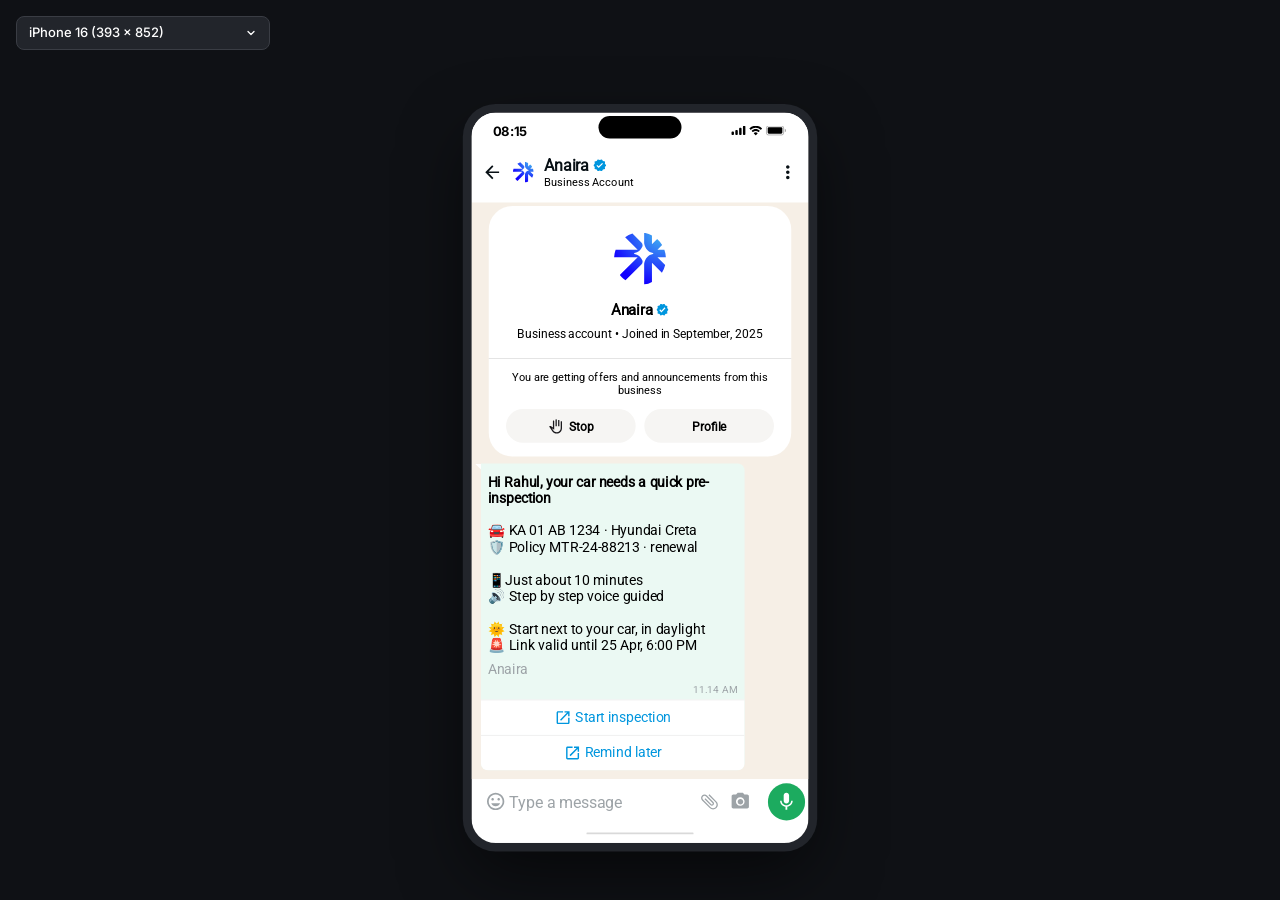
<file: index.html>
<!doctype html>
<html lang="en">
<head>
<meta charset="utf-8">
<title>Anaira Car Pre-Inspection</title>
<!-- V2 is the default flow; V1 stays at /v1/ -->
<script>location.replace('v2/' + location.search + location.hash);</script>
<meta http-equiv="refresh" content="0; url=v2/">
</head>
<body></body>
</html>
</file>
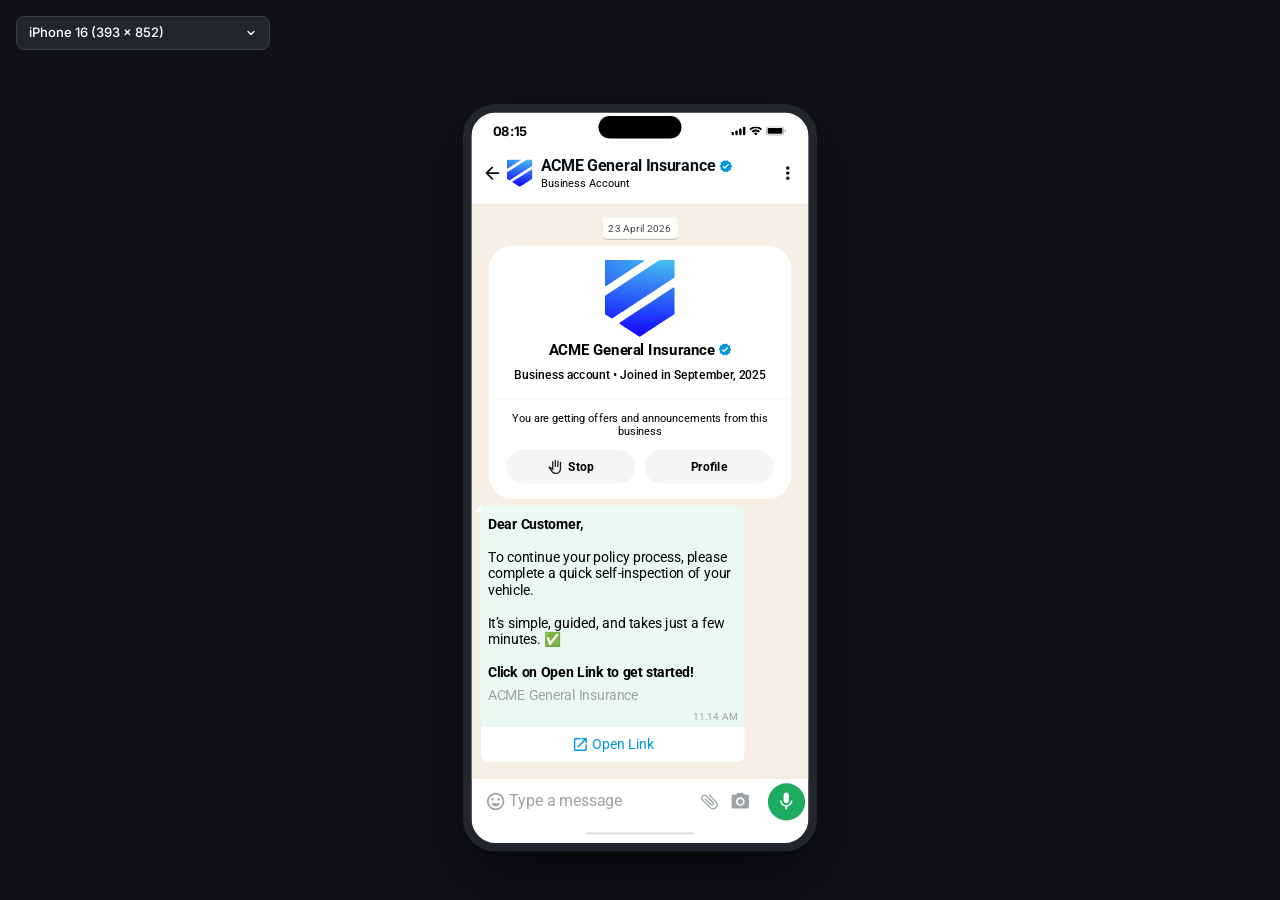
<file: v1/index.html>
<!doctype html>
<html lang="en">
<head>
<meta charset="utf-8">
<meta name="viewport" content="width=device-width, initial-scale=1, viewport-fit=cover, user-scalable=no">
<meta name="theme-color" content="#ffffff">
<title>ACME Car Pre-Inspection</title>


<link rel="stylesheet" href="css/fonts.css">
<link rel="stylesheet" href="css/base.css">
<link rel="stylesheet" href="css/screens/a-onboarding.css">
<link rel="stylesheet" href="css/screens/b-instructions.css">
<link rel="stylesheet" href="css/screens/c-stage1-photos.css">
<link rel="stylesheet" href="css/screens/d-videos.css">
<link rel="stylesheet" href="css/screens/e-walkaround.css">
<link rel="stylesheet" href="css/screens/f-review.css">
</head>
<body>
<div id="stage"></div>
<script src="../device-frame.js"></script>
<script src="js/core.js"></script>
<script src="js/components.js"></script>
<script src="js/screens/a-onboarding.js"></script>
<script src="js/screens/b-instructions.js"></script>
<script src="js/screens/c-stage1-photos.js"></script>
<script src="js/screens/d-videos.js"></script>
<script src="js/screens/e-walkaround.js"></script>
<script src="js/screens/f-review.js"></script>
<script src="js/flow.js"></script>
</body>
</html>
</file>
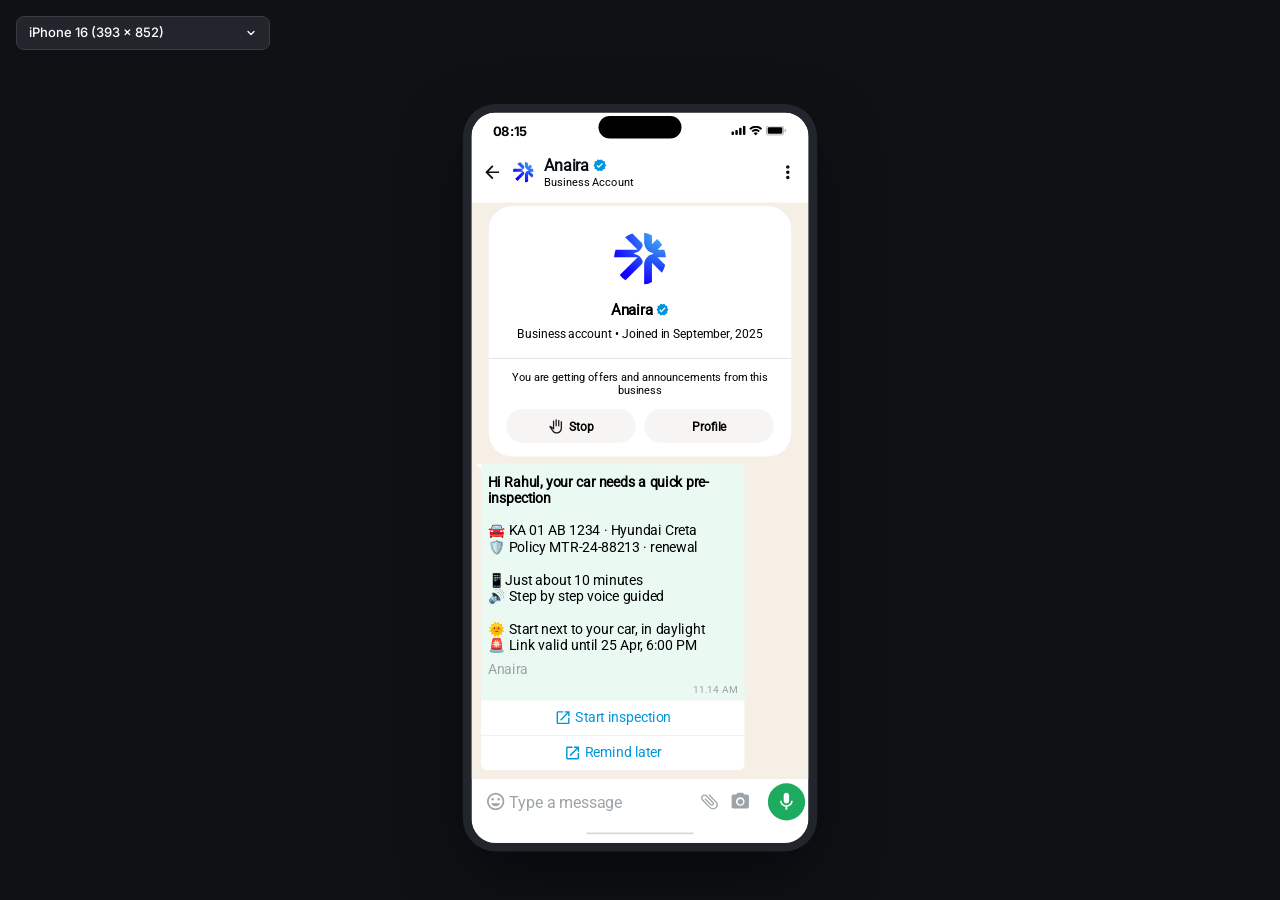
<file: v2/index.html>
<!doctype html>
<html lang="en">
<head>
<meta charset="utf-8">
<meta name="viewport" content="width=device-width, initial-scale=1, viewport-fit=cover, user-scalable=no">
<meta name="theme-color" content="#f4f8fe">
<title>Anaira Car Pre-Inspection · V2</title>
<link rel="stylesheet" href="css/fonts.css">
<link rel="stylesheet" href="css/base.css">
<link rel="stylesheet" href="css/screens/s0-start.css">
<link rel="stylesheet" href="css/screens/s1-capture.css">
<link rel="stylesheet" href="css/screens/s2-around.css">
<link rel="stylesheet" href="css/screens/s3-review.css">
</head>
<body>
<div id="stage"></div>
<script src="../device-frame.js"></script>
<script src="js/core.js"></script>
<script src="js/ui.js"></script>
<script src="js/flow.js"></script>
<script src="js/screens/s0-start.js"></script>
<script src="js/screens/s1-capture.js"></script>
<script src="js/screens/s2-around.js"></script>
<script src="js/screens/s3-review.js"></script>
<script>App.start('whatsapp');</script>
</body>
</html>
</file>
<file: v1/css/fonts.css>
@font-face{font-family:'Poppins';font-style:normal;font-weight:400;font-display:swap;src:url(../assets/fonts/poppins-latin-400-normal.woff2) format('woff2');}
@font-face{font-family:'Inter';font-style:normal;font-weight:400;font-display:swap;src:url(../assets/fonts/inter-latin-400-normal.woff2) format('woff2');}
@font-face{font-family:'Poppins';font-style:normal;font-weight:500;font-display:swap;src:url(../assets/fonts/poppins-latin-500-normal.woff2) format('woff2');}
@font-face{font-family:'Inter';font-style:normal;font-weight:500;font-display:swap;src:url(../assets/fonts/inter-latin-500-normal.woff2) format('woff2');}
@font-face{font-family:'Poppins';font-style:normal;font-weight:600;font-display:swap;src:url(../assets/fonts/poppins-latin-600-normal.woff2) format('woff2');}
@font-face{font-family:'Inter';font-style:normal;font-weight:600;font-display:swap;src:url(../assets/fonts/inter-latin-600-normal.woff2) format('woff2');}
@font-face{font-family:'Poppins';font-style:normal;font-weight:700;font-display:swap;src:url(../assets/fonts/poppins-latin-700-normal.woff2) format('woff2');}
@font-face{font-family:'Inter';font-style:normal;font-weight:700;font-display:swap;src:url(../assets/fonts/inter-latin-700-normal.woff2) format('woff2');}
@font-face{font-family:'Inter';font-style:italic;font-weight:600;font-display:swap;src:url(../assets/fonts/inter-latin-600-italic.woff2) format('woff2');}
@font-face{font-family:'Montserrat';font-style:normal;font-weight:700;font-display:swap;src:url(../assets/fonts/montserrat-latin-700-normal.woff2) format('woff2');}
@font-face{font-family:'Roboto';font-style:normal;font-weight:400;font-display:swap;src:url(../assets/fonts/roboto-latin-400-normal.woff2) format('woff2');}
</file>
<file: v1/css/base.css>
/* ACME Car Pre-Inspection prototype — tokens + shared components (values from Figma "ACME - V1") */
:root {
  --brand-primary: #1c3095;
  --brand-dark: #1a1a1a;
  --brand-light: #ffffff;
  --surface-bg: #ffffff;
  --surface-bg-brand: #f4f8fe;
  --fg-inverted: #ffffff;
  --fg-brand: #1c3095;
  --heading: #002767;
  --text: #212529;
  --grey: #9e9e9e;
  --success: #018522;
  --badge: #ffe8a1;
  --icon-btn-from: #fafafa;
  --icon-btn-to: #e7eefc;
  --font-primary: 'Poppins', sans-serif;
  --font-secondary: 'Inter', sans-serif;
  --status-h: 0px; /* set to 34px when the device frame (status bar) is visible */
}

* { box-sizing: border-box; margin: 0; padding: 0; }
html, body { height: 100%; }
body {
  background: #0f1115;
  overflow: hidden;
  font-family: var(--font-secondary);
  color: var(--text);
  -webkit-font-smoothing: antialiased;
  -webkit-tap-highlight-color: transparent;
  overscroll-behavior: none;
}
button { font: inherit; color: inherit; background: none; border: 0; cursor: pointer; }
img { display: block; }
p { word-break: break-word; }
[data-go], [data-action] { cursor: pointer; user-select: none; }

/* ---------- stage & screen ---------- */
#stage { position: fixed; left: 0; top: 0; transform-origin: 0 0; overflow: hidden; }
html.framed:not(.shot) #stage { border-radius: 28px; box-shadow: 0 0 0 10px #22252b, 0 30px 80px rgba(0,0,0,.6); }
.screen {
  position: relative; width: 100%; height: 100%; overflow: hidden;
  display: flex; flex-direction: column; align-items: center;
  background: var(--surface-bg);
}
.screen.scroll { overflow-y: auto; overflow-x: hidden; -webkit-overflow-scrolling: touch; }
.device-only { display: none !important; }
html.framed .device-only { display: flex !important; }
/* landscape on a phone: status bar keeps its slot (stage is shifted up by 34px) but is invisible */
html.phone-land .status-bar.device-only { display: flex !important; visibility: hidden; }

/* ---------- device chrome (desktop preview only) ---------- */
.status-bar {
  position: relative; background: #fff; width: 100%; flex-shrink: 0;
  padding: 12px 24px 4px; align-items: center; justify-content: space-between;
}
.status-bar .time { font: 600 15px/normal 'Inter', sans-serif; letter-spacing: -0.3px; width: 40px; text-align: center; color: #000; }
.status-bar img { width: 67px; height: 11.333px; }
.chrome-ui {
  background: #fff; width: 100%; height: 56px; flex-shrink: 0;
  padding: 12px 13px 8px 10px; gap: 11px; align-items: center;
}
.chrome-ui .dc-chrome { gap: 11px; }
.chrome-ui .ic { width: 24px; height: 24px; flex-shrink: 0; }
.chrome-ui .cu-address { flex: 1 0 0; min-width: 1px; height: 36px; border-radius: 18px; background: #f1f3f4; position: relative; overflow: hidden; }
.chrome-ui .cu-content { position: absolute; left: 13px; top: 50%; transform: translateY(-50%); display: flex; gap: 10px; align-items: center; }
.chrome-ui .cu-content img { width: 14.139px; height: 12.608px; }
.chrome-ui .cu-url { font: 400 15px/13px 'Roboto', sans-serif; color: #000; white-space: nowrap; }
.chrome-ui .cu-url span { color: #4d4d4d; }
.chrome-ui .cu-right { display: flex; gap: 10px; align-items: center; }
.home-bar { width: 124px; height: 2px; border-radius: 10px; background: #d9d9d9; flex-shrink: 0; }
.home-indicator { width: 100%; justify-content: center; padding: 10px 0; flex-shrink: 0; }

/* ---------- header / navbar ---------- */
.header { display: flex; flex-direction: column; width: 100%; flex-shrink: 0; overflow: hidden; position: relative; z-index: 5; }
.navbar { height: 60px; width: 100%; display: flex; align-items: center; justify-content: space-between; padding: 12px 16px; }
.navbar .lhs { width: 96px; display: flex; align-items: center; flex-shrink: 0; }
.navbar .lhs img { width: 32.65px; height: 35.744px; }
.navbar .rhs { width: 100px; display: flex; gap: 8px; align-items: center; justify-content: flex-end; flex-shrink: 0; }
.icon-btn {
  width: 40px; height: 40px; border-radius: 100px; padding: 12px; flex-shrink: 0; position: relative;
  display: flex; align-items: center; justify-content: center;
  background: linear-gradient(to bottom, var(--icon-btn-from), var(--icon-btn-to));
  border: 1px solid #fff;
}
.icon-btn img { width: 20px; height: 20px; }
.icon-btn .ring { position: absolute; left: 50%; top: 50%; width: 40px; height: 40px; transform: translate(-50%, -50%) rotate(-90deg); pointer-events: none; }
.icon-btn .ring circle { fill: none; stroke: #002767; stroke-width: 1.6; }
.icon-btn .ring .track { opacity: .2; }
.icon-btn.muted img { opacity: .35; }
.icon-btn.muted .ring { display: none; }
.icon-btn:disabled { opacity: .35; cursor: default; pointer-events: none; }
.icon-btn:disabled .ring { display: none; }

/* stepper */
.stepper { display: flex; align-items: center; flex-shrink: 0; }
.step { display: flex; gap: 2px; align-items: center; justify-content: center; padding: 4px 6px; border-radius: 30px; flex-shrink: 0; border: 1px solid transparent; }
.step img { width: 12px; height: 12px; }
.step span { font: 500 10px/1.25 var(--font-primary); color: var(--brand-primary); white-space: nowrap; }
.step.current { background: var(--surface-bg-brand); }
.step.current.captured { border-color: var(--brand-primary); }
.step.done { background: var(--surface-bg-brand); }
.on-dark .step.done { background: var(--surface-bg); }
.step.todo { background: var(--surface-bg); border-color: var(--grey); }
.step.todo span { color: var(--grey); }
.step-line { width: 20px; height: 1px; flex-shrink: 0; background: var(--grey); opacity: .7; }

/* ---------- footer & buttons ---------- */
.footer { display: flex; flex-direction: column; gap: 12px; align-items: center; padding: 8px 0; width: 100%; flex-shrink: 0; }
.footer-row { display: flex; gap: 10px; height: 60px; align-items: center; justify-content: center; padding: 0 20px; width: 100%; }
.btn {
  display: flex; align-items: center; justify-content: center; padding: 16px 20px; border-radius: 10px;
  font: 700 16px/normal var(--font-secondary); letter-spacing: .5px; white-space: nowrap; text-align: center;
}
.btn-primary { background: var(--brand-primary); color: var(--fg-inverted); flex: 1 0 0; min-width: 1px; }
.btn-outline { background: #fff; border: 1px solid var(--brand-primary); color: var(--fg-brand); flex-shrink: 0; }
.btn[disabled], .btn.disabled { opacity: .4; pointer-events: none; }
.btn-modal { padding: 12px 16px; border-radius: 8px; width: 100%; flex: none; }

/* ---------- capture (landscape camera) ---------- */
.capture { background: #000; }
.cam-slot { position: absolute; inset: 0; overflow: hidden; background: #111; }
.cam-slot video, .cam-slot .cam-fallback { position: absolute; inset: 0; width: 100%; height: 100%; object-fit: cover; }
.cam-slot video { transform-origin: 50% 50%; }
.capture .header { position: absolute; left: 0; top: 0; }
.capture .navbar { background: transparent; }
.cutout { position: absolute; box-shadow: 0 0 0 3000px rgba(33,37,41,.7); pointer-events: none; z-index: 1; }
.cutout.ring::after { content: ''; position: absolute; inset: 1px; border: 2px solid rgba(255,255,255,.3); border-radius: 19px; }
.capture-col {
  position: absolute; right: 0; bottom: 0; height: 355px; padding: 0 20px; z-index: 4;
  display: flex; flex-direction: column; gap: 4px; align-items: center; justify-content: center;
}
.shutter { width: 56px; height: 56px; border-radius: 116.667px; background: #fff; position: relative; overflow: hidden; flex-shrink: 0; }
.shutter img { position: absolute; left: 14px; top: 14px; width: 28px; height: 28px; }
.shutter-label { font: 600 12px/normal var(--font-secondary); color: #fff; text-align: center; white-space: nowrap; }
.zoom { position: absolute; bottom: 30px; left: 32.5px; display: flex; flex-direction: column; gap: 4px; align-items: flex-start; border-radius: 5px; }
.zoom button { padding: 6px 10px; border-radius: 99px; font: 600 14px/normal var(--font-secondary); color: var(--brand-light); text-align: center; }
.zoom button.on { background: var(--brand-light); color: var(--brand-dark); }
.info-badge {
  position: absolute; left: 50%; bottom: calc(50% - 155px); transform: translateX(-50%); z-index: 4;
  background: rgba(33,37,41,.7); padding: 4px 10px; border-radius: 30px; display: flex; gap: 4px; align-items: center;
  font: 500 11px/1.2 'Inter', sans-serif; color: #fff; white-space: nowrap;
}
.capture .home-indicator { position: absolute; bottom: 0; left: 0; z-index: 4; }

/* instruction modal over capture */
.instr-overlay { position: absolute; left: 0; right: 0; top: var(--status-h); bottom: 0; background: rgba(0,0,0,.7); z-index: 10; overflow: hidden; }
.instr-modal {
  position: absolute; left: 50%; bottom: 32px; transform: translateX(-50%);
  width: 480px; height: 292px; padding: 20px; border-radius: 16px; overflow: hidden;
  border: 1px solid var(--brand-light); background: var(--brand-light);
  display: flex; flex-direction: column; align-items: center; justify-content: space-between;
  box-shadow: 0 241px 67px 0 rgba(0,39,103,0), 0 154px 62px 0 rgba(0,39,103,.01), 0 87px 52px 0 rgba(0,39,103,.05), 0 39px 39px 0 rgba(0,39,103,.09), 0 10px 21px 0 rgba(0,39,103,.1);
}
.instr-modal .bg { position: absolute; left: -1px; top: -1px; width: 480px; height: 292px; pointer-events: none; }
.instr-modal .title { position: relative; font: 600 24px/1.2 var(--font-primary); color: var(--brand-light); text-align: center; width: 100%; }
.instr-modal .btn { position: relative; }

/* captured review (landscape) */
.captured-img { flex: 1 0 0; min-height: 1px; aspect-ratio: 662/272; border-radius: 12px; overflow: hidden; position: relative; background: #e9edf5; cursor: zoom-in; }
.captured-img img, .captured-img video { position: absolute; inset: 0; width: 100%; height: 100%; object-fit: cover; }
.captured-footer { width: 480px; }

/* fullscreen preview */
.fs { background: #000; }
.fs .media { flex: 1 0 0; min-height: 1px; aspect-ratio: 662/272; position: relative; overflow: hidden; }
.fs .media img, .fs .media video { position: absolute; inset: 0; width: 100%; height: 100%; object-fit: cover; }
.fs .close { position: absolute; right: 20px; top: calc(var(--status-h) + 10px); width: 40px; height: 40px; padding: 12px; border-radius: 100px; display: flex; align-items: center; justify-content: center; z-index: 5; }
.fs .close img { width: 24px; height: 24px; flex-shrink: 0; }

/* camera unavailable notice */
.cam-error { position: absolute; left: 50%; top: 50%; transform: translate(-50%,-50%); color: #fff; font: 500 13px/1.4 var(--font-secondary); text-align: center; width: 360px; z-index: 3; }
.cam-error label { display: inline-block; margin-top: 10px; padding: 8px 14px; border-radius: 8px; background: #fff; color: var(--brand-primary); font-weight: 700; cursor: pointer; }

/* screen index (review helper) */
.index-list { width: 100%; padding: 16px; display: flex; flex-direction: column; gap: 4px; }
.index-list a { font: 500 13px/1.4 var(--font-secondary); color: var(--brand-primary); text-decoration: none; padding: 6px 8px; border-radius: 6px; background: var(--surface-bg-brand); }
.index-list h3 { font: 600 14px/1.4 var(--font-primary); margin-top: 12px; color: var(--heading); }
.captured { background: #fff; }

/* pull to refresh indicator */
.ptr {
  position: fixed; top: 0; left: 50%; z-index: 100; width: 40px; height: 40px; border-radius: 50%;
  display: flex; align-items: center; justify-content: center; pointer-events: none; opacity: 0;
  transform: translate(-50%, -48px); background: #fff; color: var(--brand-primary);
  box-shadow: 0 2px 10px rgba(0,0,0,.2);
}
.ptr.ready { background: var(--brand-primary); color: #fff; }
.ptr.spin svg { animation: ptr-spin .7s linear infinite; }
@keyframes ptr-spin { to { transform: rotate(360deg); } }

/* VO cue: the CTA named in the voice-over pulses as its word is spoken (white gap + brand ring, ripples out twice) */
.vo-cue { animation: vo-cue 1.2s ease-out 2; }
@keyframes vo-cue {
  0% { box-shadow: 0 0 0 0 #fff, 0 0 0 0 rgba(28,48,149,.6); transform: scale(1); }
  20% { box-shadow: 0 0 0 3px #fff, 0 0 0 6px rgba(28,48,149,.6); transform: scale(1.04); }
  100% { box-shadow: 0 0 0 3px rgba(255,255,255,0), 0 0 0 18px rgba(28,48,149,0); transform: scale(1); }
}
@media (prefers-reduced-motion: reduce) {
  .vo-cue { animation: none; box-shadow: 0 0 0 3px #fff, 0 0 0 6px rgba(28,48,149,.6); }
}
</file>
<file: v1/css/screens/a-onboarding.css>
/* Group A — Entry & Onboarding */

/* Welcome (516:22300) */
.welcome { background: var(--surface-bg-brand); }
.welcome .header { background: transparent; }
.welcome .welcome-fade { position: absolute; left: 0; top: 90px; width: 390px; height: 195px; background: linear-gradient(to bottom, #fff, rgba(255,255,255,0)); pointer-events: none; }
html:not(.framed) .welcome .welcome-fade { top: 0; }
.welcome .body { flex: 1 0 0; min-height: 1px; width: 100%; padding: 0 20px 20px; display: flex; flex-direction: column; gap: 32px; position: relative; }
.welcome .hero { flex: 1 0 0; min-height: 1px; display: flex; flex-direction: column; gap: 32px; align-items: center; padding-top: 12px; width: 100%; }
.welcome .title { font: 700 28px/1.2 var(--font-primary); color: #002767; text-align: center; width: 100%; }
.welcome .plate-card {
  flex: 1 0 0; min-height: 1px; width: 100%; padding: 20px; border-radius: 20px; overflow: hidden;
  background: #f7f7f7; border: 1px solid #fff; display: flex; align-items: center; justify-content: center;
  box-shadow: 0 87px 52px 0 rgba(0,39,103,.05);
}
.welcome .plate { background: #f2f2f2; border: 2px solid #808080; border-radius: 6px; padding: 6px 12px; font: 700 20px/1.2 'Montserrat', sans-serif; color: #212529; white-space: nowrap; }
.welcome .content { display: flex; flex-direction: column; gap: 8px; width: 100%; }
.welcome .copy { display: flex; flex-direction: column; gap: 4px; text-align: center; color: #212529; line-height: 1.2; }
.welcome .copy .h { font: 600 16px/1.2 var(--font-primary); }
.welcome .copy .s { font: 400 12px/1.2 var(--font-secondary); }
.welcome .badges { display: flex; flex-wrap: wrap; gap: 8px; justify-content: center; align-items: center; }
.welcome .badge { background: var(--badge); display: flex; gap: 4px; align-items: center; justify-content: center; padding: 4px 10px; border-radius: 30px; }
.welcome .badge img { width: 12px; height: 12px; }
.welcome .badge span { font: 600 11px/1 var(--font-primary); color: #212529; white-space: nowrap; }
.welcome .steps-card { background: #fff; border-radius: 20px; padding: 20px; width: 100%; flex-shrink: 0; filter: drop-shadow(0 87px 26px rgba(0,39,103,.05)); display: flex; flex-direction: column; gap: 8px; }
.welcome .icons { display: flex; align-items: center; width: 100%; }
.welcome .icons .col { flex: 1 0 0; min-width: 1px; display: flex; align-items: center; justify-content: center; }
.welcome .icons .line { flex: 1 0 0; min-width: 1px; height: 0; border-top: 1px dashed rgba(28,48,149,.3); }
.welcome .icons .line.none { border-color: transparent; }
.welcome .icons .tile { width: 48px; height: 48px; border-radius: 8px; background: #e7eefc; position: relative; overflow: hidden; flex-shrink: 0; }
.welcome .icons .tile img { position: absolute; left: 4px; top: 4px; width: 40px; height: 40px; }
.welcome .texts { display: flex; gap: 4px; align-items: flex-start; text-align: center; color: #212529; }
.welcome .texts > div { flex: 1 0 0; min-width: 1px; display: flex; flex-direction: column; gap: 4px; align-self: stretch; }
.welcome .texts .h { font: 600 14px/1.2 var(--font-primary); }
.welcome .texts .s { font: 400 12px/1.35 var(--font-secondary); }
.welcome .info-line { display: flex; gap: 4px; align-items: center; justify-content: center; width: 100%; }
.welcome .info-line img { width: 16px; height: 16px; }
.welcome .info-line p { font: 400 12px/1.2 var(--font-secondary); color: #018522; white-space: nowrap; }

/* Volume warning (516:22323) — Welcome underneath + modal */
.volume .vol-overlay { position: absolute; left: 0; right: 0; top: 90px; bottom: 0; background: rgba(0,0,0,.7); z-index: 20; overflow: hidden; display: flex; align-items: center; justify-content: center; }
html:not(.framed) .volume .vol-overlay { top: 0; }
.volume .vol-modal {
  width: 358px; height: 330px; padding: 24px; border-radius: 16px; overflow: hidden; background: var(--brand-light);
  display: flex; flex-direction: column; align-items: center;
  box-shadow: 0 241px 67px 0 rgba(0,39,103,0), 0 154px 62px 0 rgba(0,39,103,.01), 0 87px 52px 0 rgba(0,39,103,.05), 0 39px 39px 0 rgba(0,39,103,.09), 0 10px 21px 0 rgba(0,39,103,.1);
}
.volume .vol-copy { display: flex; flex-direction: column; gap: 8px; width: 100%; text-align: center; flex-shrink: 0; }
.volume .vol-copy .t { font: 700 24px/1.2 var(--font-primary); color: var(--brand-dark); height: 29px; }
.volume .vol-copy .d { font: 400 14px/1.35 var(--font-secondary); color: #212529; }
.volume .vol-img { flex: 1 0 0; min-height: 1px; aspect-ratio: 1536/1024; position: relative; }
.volume .vol-img img { position: absolute; inset: 0; width: 100%; height: 100%; object-fit: cover; }
.volume .vol-foot { display: flex; width: 100%; flex-shrink: 0; }
.volume .vol-foot .btn { flex: 1 0 0; }

/* Loading (2:1402) + Submitting (536:34632) */
.loading-a { background: var(--surface-bg); }
.loading-a .body { flex: 1 0 0; min-height: 1px; width: 100%; padding: 20px; display: flex; flex-direction: column; gap: 32px; align-items: center; justify-content: center; }
.loading-a .brand { width: 77.393px; height: 84.728px; }
.loading-a .col { display: flex; flex-direction: column; gap: 20px; align-items: center; width: 100%; }
.loading-a .plate { position: relative; overflow: hidden; background: #f2f2f2; border: 2px solid #808080; border-radius: 6px; padding: 6px 12px; display: flex; align-items: center; justify-content: center; }
.loading-a .plate p { position: relative; font: 700 20px/1.2 'Montserrat', sans-serif; color: #212529; white-space: nowrap; text-align: center; }
.loading-a .shine { position: absolute; left: -76px; top: -26px; width: 80px; height: 100px; animation: a-plate-shine 1.6s ease-in-out infinite; }
.loading-a .shine i { position: absolute; width: 20px; height: 80px; left: 20.66px; top: 1.64px; background: #ccc; transform: rotate(30deg); }
.loading-a .shine i + i { width: 10px; left: 45.65px; top: 13.14px; }
@keyframes a-plate-shine { 0% { transform: translateX(0); } 65%, 100% { transform: translateX(300px); } }
.loading-a .msg { font: 400 12px/1.2 var(--font-secondary); color: #212529; text-align: center; width: 100%; }

/* Prerequisites (77:9413 …) */
.prereq { background: var(--surface-bg-brand); }
.prereq .header { background: transparent; }
.prereq .prereq-fade { position: absolute; left: 0; top: 90px; width: 390px; height: 195px; background: linear-gradient(to bottom, #fff, rgba(255,255,255,0)); pointer-events: none; }
html:not(.framed) .prereq .prereq-fade { top: 0; }
.prereq .body { flex: 1 0 0; min-height: 1px; width: 100%; padding: 20px; display: flex; flex-direction: column; gap: 12px; position: relative; }
.prereq.done .body { padding-bottom: 20px; }
.prereq .titles { display: flex; flex-direction: column; gap: 8px; width: 100%; flex-shrink: 0; }
.prereq .titles .h { font: 700 28px/1.2 var(--font-primary); color: #002767; white-space: pre-wrap; }
.prereq .titles .s { font: 400 16px/1.5 var(--font-secondary); color: #212529; }
.prereq .card {
  flex: 1 0 0; min-height: 1px; width: 100%; overflow-x: hidden; overflow-y: auto; scrollbar-width: none; background: var(--surface-bg); border-radius: 20px; padding: 16px 12px;
  display: flex; flex-direction: column; gap: 16px; box-shadow: 0 87px 52px 0 rgba(0,39,103,.05);
}
.prereq .tabs { display: flex; gap: 12px; height: 5px; width: 100%; flex-shrink: 0; }
.prereq .tabs > div { flex: 1 0 0; min-width: 1px; height: 5px; border-radius: 99px; background: #f7f7f7; transition: background .3s; }
.prereq .tabs > div.on { background: var(--brand-primary); }
.prereq .list { display: flex; flex-direction: column; gap: 8px; width: 100%; }
.prereq .pi { padding: 12px; border-radius: 12px; width: 100%; display: flex; flex-direction: column; gap: 12px; }
.prereq .pi.open { background: var(--surface-bg-brand); }
.prereq .pi-row { display: flex; gap: 12px; align-items: center; width: 100%; }
.prereq .pi.open .pi-row { align-items: flex-start; }
.prereq .pi-icon { width: 36px; height: 36px; border-radius: 6px; background: var(--surface-bg-brand); position: relative; overflow: hidden; flex-shrink: 0; }
.prereq .pi-icon img { position: absolute; left: 3px; top: 3px; width: 30px; height: 30px; }
.prereq .pi-body { flex: 1 0 0; min-width: 1px; display: flex; flex-direction: column; gap: 4px; color: #212529; line-height: 1.2; }
.prereq .pi-body .h { font: 600 14px/1.2 var(--font-primary); }
.prereq .pi-body .s { font: 400 12px/1.2 var(--font-secondary); }
.prereq .pi-state { width: 22px; height: 22px; flex-shrink: 0; }
.prereq .pi-cta { display: flex; justify-content: flex-end; width: 100%; }
.prereq .pi-done { flex: none; padding: 12px 16px; border-radius: 8px; line-height: 19px; }

/* WhatsApp (2:1418) */
@font-face { font-family: 'Roboto'; font-style: normal; font-weight: 500; font-display: swap; src: url(../../assets/a/roboto-latin-500-normal.woff2) format('woff2'); }
@font-face { font-family: 'Roboto'; font-style: normal; font-weight: 700; font-display: swap; src: url(../../assets/a/roboto-latin-700-normal.woff2) format('woff2'); }
.wa { background: #fff; font-family: 'Roboto', sans-serif; color: #000; }
.wa .wa-status { width: 100%; flex-shrink: 0; display: flex; flex-direction: column; }
.wa .ic24 { width: 24px; height: 24px; flex-shrink: 0; }
.wa .wa-bar { background: #fff; width: 100%; height: 70px; flex-shrink: 0; display: flex; gap: 4px; align-items: center; padding: 16px 12px; }
.wa .biz { flex: 1 0 0; min-width: 1px; display: flex; gap: 8px; align-items: center; }
.wa .biz-logo { width: 32px; height: 32px; border-radius: 999px; display: flex; align-items: center; justify-content: center; flex-shrink: 0; }
.wa .biz-logo img { width: 29.022px; height: 31.773px; flex-shrink: 0; }
.wa .biz-text { flex: 1 0 0; min-width: 1px; display: flex; flex-direction: column; gap: 2px; justify-content: center; }
.wa .biz-name { display: flex; gap: 4px; align-items: center; }
.wa .biz-name p { font: 700 18px/normal 'Roboto', sans-serif; color: #081015; white-space: nowrap; }
.wa .biz-name img { width: 16px; height: 16px; }
.wa .biz-sub { font: 400 13px/normal 'Roboto', sans-serif; color: #000; }
.wa .wa-chat { flex: 1 0 0; min-height: 1px; width: 100%; background: #f6efe6; overflow-x: hidden; overflow-y: auto; scrollbar-width: none; display: flex; align-items: flex-start; }
.wa .wa-stack { flex: 1 0 0; min-width: 1px; display: flex; flex-direction: column; gap: 8px; justify-content: flex-end; padding: 16px 4px 10px; }
.wa .wa-date { display: flex; justify-content: center; padding: 0 10px; width: 100%; flex-shrink: 0; }
.wa .wa-date span { background: #fdfdfb; height: 25px; padding: 5px 7px; border-radius: 4px; filter: drop-shadow(0 1px .5px rgba(0,0,0,.25)); font: 400 12px/normal 'Roboto', sans-serif; color: #48494b; white-space: nowrap; display: flex; align-items: center; }
.wa .wa-info { padding: 0 16px; width: 100%; flex-shrink: 0; }
.wa .wa-card { background: #fff; height: 293px; border-radius: 27.467px; padding: 16px 0; display: flex; flex-direction: column; gap: 14px; align-items: center; width: 100%; }
.wa .wa-card-top { display: flex; flex-direction: column; gap: 20px; width: 100%; align-items: center; }
.wa .wa-card-id { display: flex; flex-direction: column; gap: 4px; align-items: center; padding: 0 22.889px; width: 100%; }
.wa .wa-card-logo { width: 90px; height: 90px; border-radius: 999px; display: flex; align-items: center; justify-content: center; flex-shrink: 0; }
.wa .wa-card-logo img { width: 81.626px; height: 89.361px; flex-shrink: 0; }
.wa .wa-card-names { display: flex; flex-direction: column; gap: 10.681px; align-items: center; width: 100%; }
.wa .wa-card-names .n { display: flex; gap: 3.052px; align-items: center; }
.wa .wa-card-names .n p { font: 700 17px/normal 'Roboto', sans-serif; white-space: nowrap; }
.wa .wa-card-names .n img { width: 16px; height: 16px; }
.wa .wa-card-names .s { font: 500 14px/normal 'Roboto', sans-serif; white-space: nowrap; }
.wa .wa-line { width: 100%; height: 0; border-top: .76px solid #f6f5f3; }
.wa .wa-card-bottom { display: flex; flex-direction: column; gap: 14px; align-items: center; padding: 0 20px; width: 100%; }
.wa .wa-card-bottom > p { font: 400 13px/normal 'Roboto', sans-serif; text-align: center; width: 100%; }
.wa .wa-pills { display: flex; gap: 10px; width: 100%; }
.wa .pill { flex: 1 0 0; min-width: 1px; height: 39.674px; padding: 8px; border-radius: 19.837px; background: #f6f5f3; display: flex; gap: 6px; align-items: center; justify-content: center; }
.wa .pill img { width: 18px; height: 18px; }
.wa .pill span { font: 700 14px/normal 'Roboto', sans-serif; white-space: nowrap; }
.wa .wa-msg { display: flex; width: 376px; flex-shrink: 0; }
.wa .wa-msg .tail { width: 7px; flex-shrink: 0; display: flex; justify-content: flex-end; align-items: flex-start; }
.wa .wa-msg .tail img { width: 7px; height: 7px; transform: scaleY(-1); }
.wa .wa-msg .gap { width: 64px; flex-shrink: 0; }
.wa .bubble { flex: 1 0 0; min-width: 1px; overflow: hidden; background: #ebf9f3; border-radius: 0 8px 8px 8px; padding-top: 8px; display: flex; flex-direction: column; }
.wa .bubble .body { padding: 4px 8px; font: 400 16px/normal 'Roboto', sans-serif; color: #000; }
.wa .bubble .body b { font-weight: 700; }
.wa .bubble .foot { padding: 4px 8px; font: 400 16px/normal 'Roboto', sans-serif; color: #9da3a7; }
.wa .bubble .time { padding: 4px 8px; font: 400 12px/normal 'Roboto', sans-serif; color: #9da3a7; text-align: right; }
.wa .bubble .link { background: #fff; border-top: 1px solid #eee; padding: 10px 0; display: flex; gap: 4px; align-items: flex-start; justify-content: center; width: 100%; cursor: pointer; text-decoration: none; }
.wa .bubble .link:active { background: #f2f2f2; }
.wa .bubble .link img { width: 20px; height: 20px; }
.wa .bubble .link span { font: 400 16px/normal 'Roboto', sans-serif; color: #0096de; white-space: nowrap; }
.wa .wa-input { display: flex; gap: 8px; align-items: center; padding: 2px 4px; width: 100%; flex-shrink: 0; }
.wa .wa-input .field { flex: 1 0 0; min-width: 1px; background: #fff; border-radius: 36px; padding: 12px; display: flex; align-items: center; justify-content: space-between; }
.wa .wa-input .l { display: flex; gap: 4px; align-items: flex-start; }
.wa .wa-input .l span { font: 400 18px/normal 'Roboto', sans-serif; color: #9da3a7; white-space: nowrap; }
.wa .wa-input .r { display: flex; gap: 12px; align-items: flex-start; }
.wa .wa-input .mic { background: #1cab5f; padding: 8.55px; border-radius: 32.063px; flex-shrink: 0; display: flex; }
.wa .wa-input .mic img { width: 25.65px; height: 25.65px; }

/* ---------- Inspection items — internal setup: neutral, settings-style (deliberately unlike the customer screens) ---------- */
.a-items { background: #f4f5f7; }
.a-items .header { background: #fff; border-bottom: 1px solid #e5e5e5; }
.a-items .navbar { justify-content: center; }
.a-items .navbar .lhs { justify-content: center; }
.a-items .navbar .rhs { display: none; }
.a-items .body { width: 100%; padding: 16px; display: flex; flex-direction: column; gap: 20px; }
.a-items .internal {
  align-self: center; padding: 4px 10px; border-radius: 100px; border: 1px dashed #9e9e9e;
  font: 500 11px/1.3 var(--font-secondary); color: #616161; letter-spacing: .2px; text-align: center;
}
.a-items .sec { display: flex; flex-direction: column; gap: 6px; }
.a-items .sec-h { padding: 0 4px; font: 600 11px/1.2 var(--font-secondary); color: #757575; letter-spacing: 1.5px; text-transform: uppercase; }
.a-items .rows { background: #fff; border: 1px solid #e5e5e5; border-radius: 10px; overflow: hidden; }
.a-items .row { display: flex; gap: 12px; align-items: center; padding: 12px 14px; cursor: pointer; }
.a-items .row + .row { border-top: 1px solid #eee; }
.a-items .row.req { cursor: default; }
.a-items .txt { flex: 1 0 0; min-width: 1px; display: flex; flex-direction: column; gap: 2px; }
.a-items .name { display: flex; gap: 6px; align-items: center; font: 500 14px/1.3 var(--font-secondary); color: var(--text); }
.a-items .opt { padding: 1px 6px; border-radius: 100px; background: #e7eefc; font: 500 10px/1.4 var(--font-secondary); color: var(--heading); }
.a-items .sub { font: 400 12px/1.3 var(--font-secondary); color: #757575; }
.a-items input[type=checkbox] {
  appearance: none; -webkit-appearance: none; width: 20px; height: 20px; margin: 0; flex-shrink: 0; border-radius: 5px; cursor: pointer;
  border: 1.5px solid #bdbdbd; background: #fff no-repeat center / 12px;
}
.a-items input[type=checkbox]:checked {
  border-color: var(--brand-primary); background-color: var(--brand-primary);
  background-image: url("data:image/svg+xml,%3Csvg xmlns='http://www.w3.org/2000/svg' viewBox='0 0 14 14'%3E%3Cpath d='M2.5 7.5l3 3 6-7' fill='none' stroke='%23fff' stroke-width='2' stroke-linecap='round' stroke-linejoin='round'/%3E%3C/svg%3E");
}
.a-items input[type=checkbox]:disabled { opacity: .35; cursor: not-allowed; }
.a-items .foot { position: sticky; bottom: 0; width: 100%; margin-top: auto; background: #fff; border-top: 1px solid #e5e5e5; }
</file>
<file: v1/css/screens/b-instructions.css>
/* group b-instructions */

/* ---------- Permissions (42:4656) ---------- */
.b-perm { background: #fff; }
.b-perm .body { flex: 1 0 0; min-height: 1px; width: 100%; padding: 20px; display: flex; flex-direction: column; gap: 24px; }
.b-perm .title-block, .b-ag .title-block { display: flex; flex-direction: column; gap: 8px; width: 100%; }
.b-perm .title-block .h, .b-ag .title-block .h { font: 700 28px/1.2 var(--font-primary); color: #002767; }
.b-perm .title-block .s, .b-ag .title-block .s { font: 400 16px/1.5 var(--font-secondary); color: #212529; }
.b-perm .list { flex: 1 0 0; min-height: 1px; display: flex; flex-direction: column; gap: 12px; width: 100%; }
.b-perm .item { background: #fff; border: 1px solid #f2f2f2; border-radius: 12px; padding: 12px; display: flex; gap: 12px; align-items: center; width: 100%; cursor: pointer; }
.b-perm .tile { width: 48px; height: 48px; border-radius: 8px; background: var(--surface-bg-brand); position: relative; overflow: hidden; flex-shrink: 0; }
.b-perm .tile img { position: absolute; left: 4px; top: 4px; width: 40px; height: 40px; }
.b-perm .txt { flex: 1 0 0; min-width: 1px; display: flex; flex-direction: column; gap: 4px; color: #212529; line-height: 1.2; }
.b-perm .txt .ih { font: 400 14px/1.2 var(--font-primary); }
.b-perm .txt .is { font: 400 12px/1.2 var(--font-secondary); }
.b-perm .radio { width: 22px; height: 22px; flex-shrink: 0; }
.b-perm .badge-wrap { width: 100%; padding: 0 20px; flex-shrink: 0; }
.b-perm .secure { background: #f7fbf9; border: 1px solid #ddf6ec; border-radius: 12px; padding: 12px; display: flex; gap: 12px; align-items: center; }
.b-perm .secure .shield { width: 48px; height: 48px; flex-shrink: 0; }
.b-perm .secure .col { flex: 1 0 0; min-width: 1px; display: flex; flex-direction: column; gap: 4px; }
.b-perm .secure .t { font: 400 12px/1.35 var(--font-secondary); color: #212529; }
.b-perm .secure .ok { display: flex; gap: 4px; align-items: center; }
.b-perm .secure .ok img { width: 16px; height: 16px; }
.b-perm .secure .ok p { font: 600 12px/1.2 var(--font-secondary); color: #018522; white-space: nowrap; }
.b-perm .fcol { display: flex; flex-direction: column; gap: 4px; width: 100%; }
.b-perm .note { font: 400 11px/1.3 var(--font-secondary); color: #212529; text-align: center; white-space: nowrap; }

/* Mock Android permission dialogs (2:1558 / 2:1572 / 2:1586) */
.b-dlg .dlg-ov { position: absolute; inset: 0; z-index: 20; background: rgba(0,0,0,.7); display: flex; align-items: center; justify-content: center; }
.b-dlg .dlg { background: #3c4043; width: 314px; padding: 20px; border-radius: 24px; display: flex; flex-direction: column; gap: 20px; align-items: center; overflow: hidden; }
.b-dlg .dlg-top { width: 274px; display: flex; flex-direction: column; gap: 20px; align-items: center; }
.b-dlg .dlg-top img { width: 24px; height: 24px; }
.b-dlg .dlg-top p { font: 400 18px/normal 'Roboto', sans-serif; color: #f2eff5; text-align: center; letter-spacing: -0.018px; width: 100%; }
.b-dlg .dlg-top b { font-weight: 700; }
.b-dlg .dlg-btns { width: 272px; height: 160px; padding: 4px 0; display: flex; flex-direction: column; gap: 4px; justify-content: center; }
.b-dlg .dlg-btns button { height: 48px; width: 272px; background: #dbe2ff; border-radius: 4px; font: 400 12px/normal 'Roboto', sans-serif; color: #333; letter-spacing: -0.06px; flex-shrink: 0; }
.b-dlg .dlg-btns button:first-child { border-radius: 12px 12px 4px 4px; }
.b-dlg .dlg-btns button:last-child { border-radius: 4px 4px 12px 12px; }

/* ---------- Agendas (132:37475, 143:44294) ---------- */
.b-ag { background: var(--surface-bg-brand); }
.b-ag .header { background: transparent; }
.b-ag .ag-fade { position: absolute; left: 0; top: 90px; width: 390px; height: 195px; background: linear-gradient(to bottom, #fff, rgba(255,255,255,0)); pointer-events: none; }
html:not(.framed) .b-ag .ag-fade { top: 0; }
.b-ag .body { flex: 1 0 0; min-height: 1px; width: 100%; padding: 20px; display: flex; flex-direction: column; align-items: center; gap: 24px; position: relative; }
.b-ag .body.s2 { padding: 12px 20px 20px; }
.b-ag .rec { background: rgba(0,0,0,.1); display: flex; gap: 4px; align-items: center; padding: 4px 8px 4px 6px; border-radius: 100px; flex-shrink: 0; }
.b-ag .rec img { width: 10px; height: 10px; }
.b-ag .rec span { font: 400 10px/1 var(--font-primary); color: #1a1a1a; letter-spacing: .5px; white-space: nowrap; }
.b-ag .stack { display: flex; flex-direction: column; gap: 24px; width: 100%; }
.b-ag .list { display: flex; flex-direction: column; gap: 8px; width: 100%; }
.b-ag .item { background: #fff; border: 1px solid #f2f2f2; border-radius: 12px; padding: 8px; display: flex; gap: 12px; align-items: flex-start; width: 100%; }
.b-ag .thumb { width: 107px; height: 60px; border-radius: 8px; overflow: hidden; position: relative; flex-shrink: 0; }
.b-ag .thumb img { position: absolute; inset: 0; width: 100%; height: 100%; object-fit: cover; }
.b-ag .thumb.tile { background: transparent; }
.b-ag .meta { flex: 1 0 0; min-width: 1px; align-self: stretch; display: flex; gap: 12px; align-items: flex-start; padding: 4px 0; }
.b-ag .meta .txt { flex: 1 0 0; min-width: 1px; height: 100%; display: flex; flex-direction: column; justify-content: space-between; }
.b-ag .meta .name { font: 500 14px/1.2 var(--font-primary); color: #1a1a1a; }
.b-ag .meta .sub { font: 400 12px/1.3 var(--font-secondary); color: #212529; }
.b-ag .status { background: #e7eefc; height: 22px; padding: 2px 6px; border-radius: 100px; display: flex; align-items: center; flex-shrink: 0; font: 500 10px/1.2 var(--font-secondary); color: #002767; white-space: nowrap; }
.b-ag .badge-wrap { width: 100%; padding: 0 20px; flex-shrink: 0; position: relative; }
.b-ag .hint { background: #fff; border-radius: 8px; padding: 8px 12px; display: flex; gap: 8px; align-items: center; }
.b-ag .hint img { width: 32px; height: 32px; flex-shrink: 0; }
.b-ag .hint p { font: 400 12px/1.3 var(--font-secondary); color: #212529; white-space: nowrap; }

/* ---------- Instruction sheets over the agenda (46:5913, 46:6097, 46:6272, 77:9803) ---------- */
.b-instr .b-ov { position: absolute; left: 0; right: 0; bottom: 0; top: 0; z-index: 20; background: rgba(0,0,0,.7); overflow: hidden; }
html.framed .b-instr .b-ov { top: 90px; }
.b-instr .sheet {
  position: absolute; left: 50%; bottom: 8px; transform: translateX(-50%); width: 374px; height: 600px; max-height: calc(100% - 16px);
  background: #fff; border-radius: 16px; padding: 12px 24px 24px; display: flex; flex-direction: column; gap: 32px; align-items: center; overflow: hidden;
  box-shadow: 0 241px 67px 0 rgba(0,39,103,0), 0 154px 62px 0 rgba(0,39,103,.01), 0 87px 52px 0 rgba(0,39,103,.05), 0 39px 39px 0 rgba(0,39,103,.09), 0 10px 21px 0 rgba(0,39,103,.1);
}
.b-instr .sheet.hug { height: auto; }
.b-instr .grab { width: 48px; height: 4px; border-radius: 10px; background: #d9d9d9; flex-shrink: 0; }
.b-instr .st { font: 700 24px/1.2 var(--font-primary); color: var(--brand-primary); text-align: center; width: 100%; flex-shrink: 0; }
.b-instr .cta { display: flex; flex-direction: column; gap: 8px; width: 100%; flex-shrink: 0; }
.b-instr .cta p { font: 400 14px/1.5 var(--font-secondary); color: #1a1a1a; text-align: center; }
.b-instr .bonnet { width: 100%; display: flex; flex-direction: column; align-items: flex-end; flex-shrink: 1; min-height: 1px; }
.b-instr .bonnet img { width: 350px; height: 358px; max-height: 100%; object-fit: contain; object-position: right center; flex-shrink: 0; }
.b-instr .bsteps { flex: 1 0 0; min-height: 1px; width: 100%; display: flex; flex-direction: column; gap: 32px; padding: 4px 0; }
.b-instr .bstep { flex: 1 0 0; min-height: 1px; display: flex; gap: 12px; position: relative; }
.b-instr .bstep .bnum { width: 30px; height: 30px; margin-top: -4px; border-radius: 32px; background: var(--brand-primary); display: flex; align-items: center; justify-content: center; flex-shrink: 0; }
.b-instr .bstep .bnum span { font: 600 16px/1.2 var(--font-primary); color: #fff; }
.b-instr .bstep:first-child::before {
  content: ''; position: absolute; left: 14.5px; width: 1px; top: 26px; bottom: -28px;
  background: repeating-linear-gradient(to bottom, rgba(0,0,0,.3) 0 4px, transparent 4px 8px);
}
.b-instr .bstep .content { flex: 1 0 0; min-width: 1px; display: flex; flex-direction: column; gap: 12px; }
.b-instr .bstep .sh { font: 500 18px/1.2 var(--font-primary); color: #1a1a1a; }
.b-instr .bstep .sh b { font-weight: 700; }
.b-instr .bstep .sb { flex: 1 0 0; min-height: 1px; display: flex; align-items: center; justify-content: center; }
.b-instr .bstep .sb img { height: 100%; max-height: 128px; max-width: 100%; object-fit: contain; }
.b-instr .bstep .sb.photo { border-radius: 16px; overflow: hidden; }
.b-instr .bstep .sb.photo img { width: 100%; max-height: none; object-fit: cover; }
.b-instr .ctx-modal {
  position: absolute; left: 50%; top: 50%; transform: translate(-50%, -50%); width: 350px; height: 400px; max-height: calc(100% - 16px);
  background: #fff; border-radius: 16px; padding: 24px; display: flex; flex-direction: column; gap: 32px; align-items: center; overflow: hidden;
  box-shadow: 0 241px 67px 0 rgba(0,39,103,0), 0 154px 62px 0 rgba(0,39,103,.01), 0 87px 52px 0 rgba(0,39,103,.05), 0 39px 39px 0 rgba(0,39,103,.09), 0 10px 21px 0 rgba(0,39,103,.1);
}
.b-instr .ctx-modal .st { color: #002767; }
.b-instr .ctx-modal .cb { flex: 1 0 0; min-height: 1px; width: 100%; display: flex; align-items: center; justify-content: center; }
.b-instr .ctx-modal .cb img { width: 100%; max-height: 100%; object-fit: contain; }
.b-instr .ctx-modal .cta p { color: #212529; }

/* ---------- Rotate prompts (150:45265, 155:65376, 143:44412, 155:67255) ---------- */
.b-rot { background: #000; }
.b-rot .rot-bg { position: absolute; left: 50%; top: 50%; pointer-events: none; }
.b-rot .rot-bg > .screen { position: absolute; inset: 0; width: 100%; height: 100%; }
.b-rot .rot-bg.land { width: 850px; height: 390px; margin: -195px 0 0 -425px; transform: rotate(90deg); }
.b-rot .rot-bg.port { width: 390px; height: 850px; margin: -425px 0 0 -195px; transform: rotate(-90deg); }
.b-rot .rot-ov { position: absolute; inset: 0; z-index: 30; background: rgba(0,0,0,.7); display: flex; align-items: center; justify-content: center; }
html.framed .b-rot-p .rot-ov { right: 34px; }
html.framed .b-rot-l .rot-ov { left: 90px; }
.b-rot .rot-modal {
  width: 295px; background: #fff; border-radius: 16px; padding: 20px 20px 32px; display: flex; flex-direction: column; gap: 32px; align-items: center; overflow: hidden;
  box-shadow: 0 241px 67px 0 rgba(0,39,103,0), 0 154px 62px 0 rgba(0,39,103,.01), 0 87px 52px 0 rgba(0,39,103,.05), 0 39px 39px 0 rgba(0,39,103,.09), 0 10px 21px 0 rgba(0,39,103,.1);
}
.b-rot-l .rot-modal { transform: translateX(.5px); }
.b-rot .rot-modal p { font: 600 20px/1.2 var(--font-primary); color: #002767; text-align: center; width: 100%; }
.b-rot .rot-modal .ic { width: 64px; height: 64px; display: flex; align-items: center; justify-content: center; }
.b-rot .rot-modal .ic img { width: 64px; height: 64px; }
/* portrait prompt: icon as-is, rocks counter-clockwise (arrow direction) to landscape; landscape prompt: icon rotated -90° + mirrored (Figma), rocks clockwise back to portrait */
.b-rot-p .rot-modal .ic img { animation: b-rock-p 2.4s ease-in-out infinite; }
.b-rot-l .rot-modal .ic img { transform: rotate(-90deg) scaleX(-1); animation: b-rock-l 2.4s ease-in-out infinite; }
@keyframes b-rock-p { 0%, 25% { transform: rotate(0deg); } 55%, 80% { transform: rotate(-90deg); } 100% { transform: rotate(0deg); } }
@keyframes b-rock-l { 0%, 25% { transform: rotate(-90deg) scaleX(-1); } 55%, 80% { transform: rotate(0deg) scaleX(-1); } 100% { transform: rotate(-90deg) scaleX(-1); } }
html.shot .b-rot .rot-modal .ic img { animation: none; }
</file>
<file: v1/css/screens/c-stage1-photos.css>
/* group c-stage1-photos */

/* White instruction / selection modal (RC type 46:6545, RC instructions 466:42638 / 136:40880 / 136:39943) */
.c-rc .instr-modal.c-sheet { justify-content: center; gap: 20px; border: 0; }
.c-rc .c-sheet .title { color: var(--heading); flex-shrink: 0; }
.c-rc .c-sheet-img { position: relative; flex: 1 0 0; min-height: 1px; width: 100%; }
.c-rc .c-sheet-img img { position: absolute; max-width: none; pointer-events: none; }
.c-rc .c-sheet .btn-modal { flex-shrink: 0; }

/* RC type cards */
.c-type .c-types { position: relative; flex: 1 0 0; min-height: 1px; width: 100%; display: flex; gap: 12px; align-items: flex-start; }
.c-type .c-type-card {
  position: relative; flex: 1 0 0; min-width: 1px; height: 100%; padding: 12px; border-radius: 16px; overflow: hidden;
  background: #f7f7f7; display: flex; flex-direction: column; gap: 10px; align-items: center; text-align: left;
}
.c-type .c-type-card.sel { background: var(--surface-bg-brand); }
.c-type .c-type-card.sel::after { content: ""; position: absolute; inset: 0; border: 1px solid var(--brand-primary); border-radius: 16px; pointer-events: none; }
.c-type .c-type-head { display: flex; gap: 4px; align-items: center; width: 100%; flex-shrink: 0; }
.c-type .c-type-head p { flex: 1 0 0; min-width: 1px; font: 600 14px/1.2 var(--font-primary); color: var(--brand-dark); }
.c-type .c-type-card.sel .c-type-head p { color: var(--brand-primary); }
.c-type .c-type-head img { width: 20px; height: 20px; flex-shrink: 0; }
.c-type .c-type-img { position: absolute; top: 36px; height: 104px; max-width: none; pointer-events: none; }
.c-type .c-type-card.dim .c-type-head, .c-type .c-type-card.dim .c-type-img { opacity: .8; }
.c-type .btn-modal.c-disabled { background: #96999e; color: #e5e5e5; pointer-events: none; }

/* Captured review + 4.1 retake scenarios */
.c-cap .c-info-line { display: flex; gap: 4px; align-items: center; justify-content: center; width: 100%; }
.c-cap .c-info-line img { width: 16px; height: 16px; flex-shrink: 0; }
.c-cap .c-info-line p { font: 400 12px/1.2 var(--font-secondary); color: #f00; text-align: center; white-space: nowrap; }
.c-cap .btn.c-retake-only { width: 263.333px; }
.c-cap .btn.c-grow { flex: 1 0 0; min-width: 1px; }
.c-cap .btn-skip { background: #dee1e5; color: var(--brand-dark); flex: 1 0 0; min-width: 1px; }
</file>
<file: v1/css/screens/d-videos.css>
/* group d-videos — Windshield / Rooftop / Engine video recordings, VIN photo, Close bonnet */

/* ---------- record screens (Capture Button 158:68423, Video type) ---------- */
.d-vid .capture-col { top: calc(var(--status-h) + 1px); height: auto; width: 96px; background: rgba(33,37,41,.7); }
.d-vid .shutter { width: 64px; height: 64px; border-radius: 133.333px; transition: opacity .2s; }
.d-vid .shutter img { left: 16px; top: 16px; width: 32px; height: 32px; }
.d-vid .shutter-label { white-space: pre; }
.d-vid[data-rec="starting"] .shutter, .d-vid[data-rec="saving"] .shutter, .d-vid .shutter.wait { opacity: .3; }
.d-vid[data-rec="starting"] .shutter, .d-vid[data-rec="saving"] .shutter { pointer-events: none; }
.d-vid .rec-timer {
  position: absolute; left: 50%; top: calc(50% - 87px); transform: translateX(-50%); width: 48px;
  display: flex; align-items: center; justify-content: center; padding: 4px 8px; border-radius: 30px; background: red;
  font: 500 14px/1.25 var(--font-primary); color: var(--brand-light); white-space: nowrap;
}
.d-vid .rec-timer[hidden], .d-vid .countdown[hidden] { display: none; }
.d-vid .countdown { position: absolute; left: calc(50% - 45px); top: calc(50% + var(--status-h) / 2 - 74px); width: 90px; height: 150px; z-index: 4; pointer-events: none; }
.d-vid .countdown p { font: 600 150px/1 var(--font-primary); color: #fff; text-align: center; width: 90px; }

/* Video Modals (343:35019) */
.d-vid .instr-modal { padding: 16px; }
.d-vid .instr-modal .vm-img { position: absolute; left: 0; top: 0; width: 480px; height: 276px; object-fit: cover; }
.d-engine .instr-modal .vm-img { height: 292px; }
/* Windshield: prototype pans the 939×528 image left→right and back (Video Modals 343:35017 ⇄ 343:35016:
   1s delay, 3s ease-out smart animate each way, looping) */
.d-ws .instr-modal .vm-img { top: -76px; width: 939px; height: 528px; animation: d-ws-pan 8s infinite; }
@keyframes d-ws-pan {
  0%, 12.5% { transform: translateX(0); animation-timing-function: ease-out; }
  50%, 62.5% { transform: translateX(-459px); animation-timing-function: ease-out; }
  100% { transform: translateX(0); }
}
/* Rooftop: same loop (346:36186 ⇄ 346:36191), 735.6×414 image panning 256px */
.d-roof .instr-modal .vm-img { width: 735.609px; height: 414px; animation: d-roof-pan 8s infinite; }
@keyframes d-roof-pan {
  0%, 12.5% { transform: translateX(0); animation-timing-function: ease-out; }
  50%, 62.5% { transform: translateX(-256px); animation-timing-function: ease-out; }
  100% { transform: translateX(0); }
}
html.shot .d-ws .instr-modal .vm-img, html.shot .d-roof .instr-modal .vm-img { animation: none; }
.d-vid .instr-modal .vm-grad {
  position: absolute; left: 0; top: 0; width: 480px; height: 292px;
  background: linear-gradient(180deg, rgba(255,255,255,.02) 0%, rgba(255,255,255,0) 25%, rgba(255,255,255,0) 75%, rgba(255,255,255,.02) 100%);
}

/* ---------- recorded (140:43295) ---------- */
.d-vrec { background: #fff; }
.d-vrec .vbox { flex: 1 0 0; min-height: 1px; aspect-ratio: 359/206; border-radius: 12px; overflow: hidden; position: relative; background: #000; }
.d-vrec .vbox video, .d-vrec .vbox > img, .d-vfs .vmedia video, .d-vfs .vmedia > img { position: absolute; inset: 0; width: 100%; height: 100%; object-fit: cover; }
.d-vrec .vgrad, .d-vfs .vgrad { position: absolute; inset: 0; background: linear-gradient(to bottom, rgba(0,0,0,0) 80%, #000); pointer-events: none; }
.d-vrec .vctl, .d-vfs .vctl { display: flex; gap: 10px; align-items: center; width: 100%; }
.d-vrec .vctl { position: absolute; left: 16px; right: 16px; bottom: 8px; width: auto; }
.d-vrec .vctl button, .d-vfs .vctl button { flex-shrink: 0; display: block; }
.d-vrec .vctl img { width: 16px; height: 16px; }
.d-vrec .vbar, .d-vfs .vbar { flex: 1 0 0; min-width: 1px; height: 4px; background: rgba(255,255,255,.3); position: relative; cursor: pointer; }
.d-vrec .vfill, .d-vfs .vfill { position: absolute; left: 0; top: 0; bottom: 0; background: #fff; border-radius: 99px; }
.d-vrec .vtime { font: 500 10px/1.25 var(--font-primary); color: var(--brand-light); white-space: nowrap; flex-shrink: 0; }

/* ---------- fullscreen preview (516:32005) ---------- */
.d-vfs .vmedia { flex: 1 0 0; min-height: 1px; width: 100%; position: relative; border-radius: 12px; overflow: hidden; display: flex; flex-direction: column; justify-content: flex-end; padding: 20px; }
.d-vfs .vctl { position: relative; }
.d-vfs .vctl img { width: 24px; height: 24px; }
.d-vfs .vtime { font: 500 14px/1.25 var(--font-primary); color: var(--brand-light); white-space: nowrap; flex-shrink: 0; }

/* ---------- VIN (47:7857 / 153:45440 / 153:45980 / 516:32092) ---------- */
.d-vin .capture-col { height: auto; top: calc(50% + 29.5px); bottom: auto; transform: translateY(-50%); }
.d-vin .instr-overlay { top: 0; }
.d-vin .vin-modal { border: 0; padding: 16px; justify-content: center; }
.d-vin .vm-head { width: 100%; display: flex; flex-direction: column; gap: 4px; text-align: center; line-height: 1.2; }
.d-vin .vm-head .t { font: 600 24px/1.2 var(--font-primary); color: var(--heading); }
.d-vin .vm-head .s { font: 400 14px/1.2 var(--font-primary); color: var(--brand-dark); }
.d-vin .vm-pic { flex: 1 0 0; min-height: 1px; aspect-ratio: 3548/1908; position: relative; }
.d-vin .vm-pic img { position: absolute; inset: 0; width: 100%; height: 100%; object-fit: cover; }
.d-vin .captured-img { aspect-ratio: 549/206; }
.fs.d-vin .media { aspect-ratio: auto; width: 100%; }

/* ---------- Close Bonnet (346:37498) ---------- */
.d-bonnet { background: #000; }
.d-bonnet .bon-modal { top: 32px; bottom: auto; border: 0; padding: 16px; gap: 20px; justify-content: center; }
.d-bonnet .bon-modal .t { font: 600 24px/1.2 var(--font-primary); color: var(--heading); text-align: center; width: 100%; }
.d-bonnet .vm-pic { flex: 1 0 0; min-height: 1px; width: 100%; display: flex; align-items: center; justify-content: center; }
.d-bonnet .vm-pic img { height: 100%; width: auto; aspect-ratio: 284/145; }
</file>
<file: v1/css/screens/e-walkaround.css>
/* Group E — 360° walkaround + damages (Stage 2, landscape). Every selector scoped under .v360 / .v360-fs / .dmg */

/* ---------- shared: capture column (Figma "Capture" 762,·,64w centred at 50%+36px; kept 24px from the right edge) ----------
   Landscape stage width varies: right-column items anchor to the right edge, window overlays to the window, tops to the centre (design y − 195). */
.v360 .capture-col, .dmg .capture-col { left: auto; right: 24px; width: 64px; padding: 0; height: auto; bottom: auto; top: calc(50% + 36px); transform: translateY(-50%); }
.v360 .shutter-label, .dmg .shutter-label { line-height: normal; }

/* header Back button (360 capture) */
.v360 .back-btn { display: flex; gap: 10px; align-items: center; justify-content: center; padding: 12px 16px; border-radius: 8px; flex-shrink: 0; }
.v360 .back-btn img { width: 24px; height: 24px; }
.v360 .back-btn span { font: 700 16px/normal var(--font-secondary); letter-spacing: .5px; color: var(--brand-light); white-space: nowrap; }

/* ---------- Angles list (left rail) ---------- */
.v360 .ang-list { position: absolute; left: 16px; top: 94px; bottom: 0; width: 96px; overflow-x: hidden; overflow-y: auto; z-index: 3; scrollbar-width: none; }
.v360 .ang-list::-webkit-scrollbar { display: none; }
.v360 .ang-col { display: flex; flex-direction: column; gap: 8px; }
.v360 .ang { width: 96px; flex-shrink: 0; background: #f7f7f7; border: 1px solid #fff; border-radius: 8px; overflow: hidden; }
.v360 .ang.current { border-color: var(--brand-primary); }
.v360 .ang.todo { opacity: .3; }
.v360 .ang-h { height: 22px; padding: 4px; display: flex; gap: 4px; align-items: center; background: var(--surface-bg-brand); }
.v360 .ang-h .num { width: 12px; height: 12px; border-radius: 75px; background: #002767; flex-shrink: 0; font: 600 8px/12px var(--font-secondary); color: #fff; text-align: center; }
.v360 .ang-h .ck { width: 12px; height: 12px; flex-shrink: 0; }
.v360 .ang-h p { font: 500 10px/1 var(--font-primary); color: #212529; white-space: nowrap; }
.v360 .ang-img { height: 64px; background: #fff; position: relative; overflow: hidden; }
.v360 .ang-img img { position: absolute; inset: 0; width: 100%; height: 100%; object-fit: cover; }

/* ---------- capture overlays ---------- */
.v360 .minimap { position: absolute; right: 13px; top: 106px; width: 97px; height: 64px; border-radius: 8px; z-index: 3; }
.v360 .rec { position: absolute; left: calc(100% - 101px); bottom: 17px; z-index: 3; display: flex; gap: 4px; align-items: center; padding: 4px 8px 4px 6px; border-radius: 100px; background: #ddf6ec; }
.v360 .rec img { width: 10px; height: 10px; }
.v360 .rec span { font: 400 10px/1 var(--font-secondary); letter-spacing: .5px; color: #002767; white-space: nowrap; }
.v360 .move-arrow { position: absolute; left: calc(50% - 115.5px); top: 46px; width: 231px; height: 26px; z-index: 3; display: flex; gap: 4px; align-items: center; justify-content: center; padding: 6px 8px; border-radius: 8px; background: rgba(33,37,41,.7); }
.v360 .move-arrow img { width: 35px; height: 12px; flex-shrink: 0; animation: v360-arrows 1.4s ease-in-out infinite; }
.v360 .move-arrow span { font: 400 12px/normal var(--font-secondary); color: #fff; white-space: nowrap; }
@keyframes v360-arrows { 0%, 100% { opacity: 1; } 50% { opacity: .45; } }
.v360 .info-badge { bottom: 27px; }

/* ---------- 360 Instruction modal (346:38071) ---------- */
.v360 .v360-ov { position: absolute; left: 0; right: 0; top: var(--status-h); bottom: 0; background: rgba(0,0,0,.7); z-index: 10; overflow: hidden; }
.v360 .i-modal {
  position: absolute; left: 50%; bottom: 32px; transform: translateX(-50%); width: 480px; height: 292px; padding: 16px; border-radius: 16px; overflow: hidden;
  background: var(--brand-light); display: flex; flex-direction: column; gap: 20px; align-items: center; justify-content: center;
  box-shadow: 0 241px 67px 0 rgba(0,39,103,0), 0 154px 62px 0 rgba(0,39,103,.01), 0 87px 52px 0 rgba(0,39,103,.05), 0 39px 39px 0 rgba(0,39,103,.09), 0 10px 21px 0 rgba(0,39,103,.1);
}
.v360 .i-title { font: 600 24px/1.2 var(--font-primary); color: #002767; text-align: center; width: 100%; }
.v360 .i-img { flex: 1 0 0; min-height: 1px; width: 100%; display: flex; align-items: center; justify-content: center; }
.v360 .i-pic { height: 100%; aspect-ratio: 1672/941; position: relative; flex-shrink: 0; }
.v360 .i-pic img { pointer-events: none; position: absolute; left: -14px; top: -3px; width: 291px; height: 201px; max-width: none; }

/* ---------- 360 Captured (2:2113) ---------- */
.v360-cpd .body { flex: 1 0 0; min-height: 1px; width: 100%; display: flex; gap: 16px; padding: 0 16px; }
.v360-cpd .ang-list { position: relative; left: auto; top: auto; bottom: auto; height: 100%; flex-shrink: 0; }
.v360-cpd .content { flex: 1 0 0; min-width: 1px; display: flex; flex-direction: column; align-items: center; }
.v360-cpd .pic { flex: 1 0 0; min-height: 1px; aspect-ratio: 494/278; max-width: 100%; border-radius: 12px; overflow: hidden; position: relative; background: #e9edf5; cursor: zoom-in; }
.v360-cpd .pic img, .v360-cpd .pic video { position: absolute; inset: 0; width: 100%; height: 100%; object-fit: cover; }
.v360-cpd .content .home-indicator { padding: 8px 0; }
.v360-cpd .ctas { width: 96px; flex-shrink: 0; display: flex; flex-direction: column; gap: 20px; align-items: center; justify-content: center; }
.v360-cpd .ctas .btn { flex: none; width: 100%; height: 43px; padding: 12px 16px; border-radius: 8px; }
.v360-cpd .ctas .btn-grey { background: #dee1e5; color: var(--brand-dark); }
.v360-cpd .ctas .btn[disabled] { opacity: .3; }

/* ---------- 360 Captured preview (534:32755): 597×356 image ---------- */
.v360-fs .media { aspect-ratio: 597/356; }

/* ---------- Damages (155:66860 / 155:66654 / 155:67135) ---------- */
.dmg .d-thumbs { position: absolute; right: 8px; top: calc(50% - 101px); width: 96px; z-index: 3; display: flex; flex-direction: column; gap: 4px; align-items: center; }
.dmg .d-thumb { width: 56px; height: 56px; border-radius: 8px; overflow: hidden; position: relative; background: rgba(255,255,255,.1); }
.dmg .d-thumb::after { content: ''; position: absolute; inset: 0; border: 1px solid #fff; border-radius: 8px; }
.dmg .d-thumb img { position: absolute; inset: 0; width: 100%; height: 100%; object-fit: cover; }
.dmg .d-count { width: 100%; font: 500 12px/16px var(--font-primary); color: #fff; text-align: center; }
.dmg .d-finish { position: absolute; right: 16px; top: calc(50% + 130px); width: 96px; z-index: 4; }
.dmg .d-finish .btn { width: 100%; height: 43px; padding: 12px 16px; border-radius: 8px; flex: none; }

/* Damages instruction modal (155:67022) */
.dmg .d-modal {
  position: absolute; left: 50%; bottom: 32px; transform: translateX(-50%); width: 480px; height: 292px; padding: 20px; border-radius: 16px; overflow: hidden;
  background: #fff; display: flex; flex-direction: column; gap: 10px; align-items: center; justify-content: center;
  box-shadow: 0 241px 67px 0 rgba(0,39,103,0), 0 154px 62px 0 rgba(0,39,103,.01), 0 87px 52px 0 rgba(0,39,103,.05), 0 39px 39px 0 rgba(0,39,103,.09), 0 10px 21px 0 rgba(0,39,103,.1);
}
.dmg .d-titles { width: 100%; display: flex; flex-direction: column; gap: 4px; text-align: center; }
.dmg .d-title { font: 600 24px/1.2 var(--font-primary); color: #002767; }
.dmg .d-sub { font: 400 14px/1.35 var(--font-secondary); color: #212529; }
.dmg .d-imgs { width: 100%; height: 137px; display: flex; gap: 12px; }
.dmg .d-tip { flex: 1 0 0; min-width: 1px; display: flex; flex-direction: column; gap: 10px; }
.dmg .d-tip img { width: 100%; height: 99px; border-radius: 12px; object-fit: cover; }
.dmg .d-tip p { font: 600 12px/1.2 var(--font-primary); color: #002767; text-align: center; }
.dmg .d-btns { width: 100%; display: flex; gap: 8px; }
.dmg .d-btns .btn { height: 43px; }
.dmg .d-btns .btn-modal { flex: 1 0 0; width: auto; }
.dmg .d-btns .btn-skip { padding: 12px 16px; border-radius: 8px; width: 68px; }
</file>
<file: v1/css/screens/f-review.css>
/* Group F — Review & Submit */

/* ---------- Review (216:15155 …) ---------- */
.f-review { background: var(--surface-bg-brand); }
.f-review .header { background: #fff; position: sticky; top: 0; } /* stays put while the list scrolls */
.f-review .fade { position: absolute; left: 0; top: 90px; width: 390px; height: 195px; background: linear-gradient(to bottom, #fff, rgba(255,255,255,0)); pointer-events: none; }
html:not(.framed) .f-review .fade { top: 0; }
.f-review .rv-body { position: relative; flex: 1 0 auto; width: 100%; padding: 20px; display: flex; flex-direction: column; gap: 24px; }
.f-review .title { display: flex; flex-direction: column; gap: 8px; width: 100%; }
.f-review .title .h { font: 700 28px/1.2 var(--font-primary); color: #002767; }
.f-review .title .s { font: 400 16px/1.5 var(--font-secondary); color: #212529; }

.f-review .section { display: flex; flex-direction: column; gap: 16px; width: 100%; }
.f-review .heading { display: flex; gap: 24px; align-items: center; justify-content: center; width: 100%; }
.f-review .heading i { flex: 1 0 0; min-width: 1px; height: 1px; background: rgba(0,39,103,.2); }
.f-review .heading p { font: 500 12px/1.2 var(--font-secondary); color: #002767; letter-spacing: 4px; white-space: nowrap; }
.f-review .list { display: flex; flex-direction: column; gap: 8px; width: 100%; }

/* item card */
.f-review .card {
  background: #fff; border: 1px solid #f2f2f2; border-radius: 12px; padding: 8px; display: flex; gap: 8px; align-items: flex-start;
  height: 108.563px; width: 100%; flex-shrink: 0; cursor: pointer; overflow: hidden;
}
.f-review .thumb { width: 161px; height: 90.563px; border-radius: 8px; background: #d9d9d9; position: relative; overflow: hidden; flex-shrink: 0; display: flex; align-items: center; justify-content: center; }
.f-review .thumb > img, .f-review .thumb > video,
.f-review .rthumb > img, .f-review .rthumb > video,
.f-review .tile > img, .f-review .tile > video { position: absolute; inset: 0; width: 100%; height: 100%; object-fit: cover; }
.f-review .blur > img, .f-review .blur > video { filter: blur(1px); }
.f-review .play { position: relative; width: 36px; height: 36px; flex-shrink: 0; }
.f-review .play img { position: absolute; left: 0; top: 0; width: 40.5px; height: 55px; max-width: none; }
.f-review .rthumb .play { transform: scale(.7); }
.f-review .prog { position: absolute; left: 0; right: 0; bottom: 0; height: 3px; background: rgba(255,255,255,.35); }
.f-review .prog i { display: block; height: 100%; background: #c80; transition: width .1s linear; }
.f-review .info { flex: 1 0 0; min-width: 1px; height: 100%; padding: 4px 0; display: flex; flex-direction: column; gap: 8px; align-items: flex-start; }
.f-review .info .top { flex: 1 0 0; min-height: 1px; display: flex; flex-direction: column; gap: 8px; align-items: flex-start; width: 100%; }
.f-review .name-row { display: flex; gap: 4px; align-items: flex-start; width: 100%; }
.f-review .name-row img { width: 16px; height: 16px; flex-shrink: 0; }
.f-review .name { flex: 1 0 0; min-width: 1px; font: 600 14px/1.2 var(--font-primary); color: #212529; }
.f-review .sub { font: 400 12px/1.5 var(--font-secondary); color: #212529; width: 100%; }
.f-review .cta { display: flex; flex-direction: column; align-items: flex-end; justify-content: center; width: 100%; }
.f-review .btn-sm { background: var(--brand-primary); color: #fff; padding: 6px 12px; border-radius: 6px; font: 700 14px/normal var(--font-secondary); letter-spacing: .5px; white-space: nowrap; }

/* status chip */
.f-review .chip { display: flex; gap: 2px; height: 22px; align-items: center; justify-content: center; padding: 2px 6px; border-radius: 100px; flex-shrink: 0; }
.f-review .chip img { width: 12px; height: 12px; }
.f-review .chip span { font: 500 10px/1.2 var(--font-secondary); white-space: nowrap; text-align: center; }
.f-review .chip.done { background: #efffef; } .f-review .chip.done span { color: #018522; }
.f-review .chip.uploading, .f-review .chip.queued { background: #fffaef; } .f-review .chip.uploading span, .f-review .chip.queued span { color: #c80; }
.f-review .chip.uploading img, .f-review .chip.queued img { animation: f-spin 1s linear infinite; }
.f-review .chip.error, .f-review .chip.failed { background: #ffefef; } .f-review .chip.error span, .f-review .chip.failed span { color: red; }
@keyframes f-spin { to { transform: rotate(360deg); } }

/* group (expanded) */
.f-review .group { background: #fff; border: 1px solid #f2f2f2; border-radius: 12px; padding: 8px; display: flex; flex-direction: column; gap: 8px; width: 100%; flex-shrink: 0; }
.f-review .ghead { display: flex; gap: 4px; align-items: flex-start; padding: 4px 0 4px 4px; width: 100%; cursor: pointer; }
.f-review .ghead img { width: 16px; height: 16px; flex-shrink: 0; }
.f-review .rows { display: flex; flex-direction: column; gap: 4px; width: 100%; }
.f-review .group.attn .rows { gap: 0; }
.f-review .row { background: #fff; border: 1px solid #f2f2f2; border-radius: 12px; padding: 8px; display: flex; gap: 8px; align-items: flex-start; height: 80px; width: 100%; cursor: pointer; }
.f-review .rthumb { height: 100%; aspect-ratio: 161 / 90.5625; border-radius: 8px; background: #d9d9d9; position: relative; overflow: hidden; flex-shrink: 0; display: flex; align-items: center; justify-content: center; }
.f-review .rinfo { flex: 1 0 0; min-width: 1px; height: 62px; padding: 4px 0; display: flex; flex-direction: column; justify-content: space-between; align-items: flex-start; }
.f-review .rname { font: 500 14px/1.2 var(--font-primary); color: #212529; width: 100%; }
.f-review .rbot { display: flex; gap: 8px; align-items: center; width: 100%; }
.f-review .rbot .cta { flex: 1 0 0; min-width: 1px; }

/* group (collapsed) */
.f-review .grid { width: 161px; display: grid; grid-template-columns: 78.5px 78.5px; grid-auto-rows: 43.28px; gap: 4px; flex-shrink: 0; border-radius: 8px; }
.f-review .tile { position: relative; border-radius: 4px; overflow: hidden; background: #d9d9d9; }
.f-review .tile .more { position: absolute; inset: 0; background: rgba(0,0,0,.7); display: flex; align-items: center; justify-content: center; font: 600 14px/1.2 var(--font-primary); color: #fff; }

/* footer */
.f-review .rv-footer { position: sticky; bottom: 0; z-index: 4; background: var(--surface-bg-brand); gap: 12px; }
.f-review .rv-footer .stack { display: flex; flex-direction: column; gap: 4px; width: 100%; }
.f-review .btn-off { flex: 1 0 0; min-width: 1px; background: #96999e; color: #e5e5e5; pointer-events: none; }
.f-review .btn-outline.wide { flex: 1 0 0; min-width: 1px; }
.f-review .note { display: flex; justify-content: center; width: 100%; }
.f-review .note p { font: 400 11px/1.3 var(--font-secondary); color: #212529; text-align: center; white-space: nowrap; }
.f-review .ok-line { display: flex; gap: 4px; align-items: center; justify-content: center; width: 100%; }
.f-review .ok-line img { width: 16px; height: 16px; }
.f-review .ok-line p { font: 400 12px/1.2 var(--font-secondary); color: #018522; white-space: nowrap; }

/* static background (previews / accident): body clips like the 850-tall Figma instance */
.f-static .rv-body { flex: 1 1 0; min-height: 0; overflow: hidden; }
.f-static .rv-footer { position: relative; }

/* ---------- Preview modal (513:21050 / 513:21096 / 513:21479) ---------- */
.f-review .overlay { position: absolute; left: 0; right: 0; top: 0; bottom: 0; background: rgba(0,0,0,.7); z-index: 10; overflow: hidden; }
html.framed .f-review .overlay { top: 90px; }
.f-preview .modal {
  position: absolute; left: 50%; top: 50%; transform: translate(-50%, -50%); width: 358px; max-width: calc(100% - 32px);
  background: #fff; border-radius: 16px; padding: 24px; display: flex; flex-direction: column; gap: 20px; align-items: center; overflow: hidden;
  box-shadow: 0 241px 67px 0 rgba(0,39,103,0), 0 154px 62px 0 rgba(0,39,103,.01), 0 87px 52px 0 rgba(0,39,103,.05), 0 39px 39px 0 rgba(0,39,103,.09), 0 10px 21px 0 rgba(0,39,103,.1);
}
html.framed .f-preview .modal { top: calc(50% - 45px); }
.f-preview .pv-head { display: flex; gap: 8px; align-items: center; justify-content: center; width: 100%; }
.f-preview .pv-head p { flex: 1 0 0; min-width: 1px; font: 700 24px/1.2 var(--font-primary); color: var(--brand-dark); }
.f-preview .pv-media { position: relative; width: 100%; aspect-ratio: 335.664 / 200; border-radius: 12px; overflow: hidden; background: #000; }
.f-preview .pv-media > img, .f-preview .pv-media > video { position: absolute; inset: 0; width: 100%; height: 100%; object-fit: cover; }
.f-preview .pv-media.video { aspect-ratio: 310 / 183; display: flex; flex-direction: column; justify-content: flex-end; padding: 8px 16px; }
.f-preview .grad { position: absolute; inset: 0; background: linear-gradient(to bottom, rgba(0,0,0,0) 80%, #000); pointer-events: none; }
.f-preview .ctrls { position: relative; display: flex; gap: 10px; align-items: center; width: 100%; }
.f-preview .ctrls .ic { width: 16px; height: 16px; padding: 0; flex-shrink: 0; }
.f-preview .ctrls .ic img { width: 16px; height: 16px; }
.f-preview .ctrls .bar { flex: 1 0 0; min-width: 1px; height: 4px; background: rgba(255,255,255,.3); cursor: pointer; position: relative; }
.f-preview .ctrls .bar::before { content: ''; position: absolute; left: 0; right: 0; top: -8px; bottom: -8px; }
.f-preview .ctrls .bar i { display: block; height: 100%; background: #fff; border-radius: 99px; }
.f-preview .ctrls .time { font: 500 10px/1.25 var(--font-primary); color: #fff; white-space: nowrap; }
.f-preview .pv-foot { display: flex; gap: 12px; width: 100%; }
.f-preview .pv-foot .btn { flex: 1 0 0; min-width: 1px; padding: 12px 16px; border-radius: 8px; }

/* ---------- Accident description (346:35675 / 346:36660) ---------- */
.f-accident .sheet {
  position: absolute; left: 50%; bottom: calc(8px + env(safe-area-inset-bottom)); transform: translateX(-50%); width: 374px; max-width: calc(100% - 16px); height: 360px;
  background: #fff; border-radius: 16px; padding: 12px 24px; display: flex; flex-direction: column; gap: 16px; align-items: center; overflow: hidden;
  box-shadow: 0 241px 67px 0 rgba(0,39,103,0), 0 154px 62px 0 rgba(0,39,103,.01), 0 87px 52px 0 rgba(0,39,103,.05), 0 39px 39px 0 rgba(0,39,103,.09), 0 10px 21px 0 rgba(0,39,103,.1);
}
.f-accident .grabber { width: 48px; height: 4px; border-radius: 10px; background: #d9d9d9; flex-shrink: 0; }
.f-accident .sheet-title { font: 700 24px/1.2 var(--font-primary); color: var(--brand-primary); text-align: center; width: 100%; }
.f-accident .ta { flex: 1 0 0; min-height: 1px; width: 100%; position: relative; display: block; background: #fff; border: 1px solid #e5e5e5; border-radius: 8px; box-shadow: 0 1px 2px 0 rgba(0,0,0,.05); overflow: hidden; }
.f-accident .ta textarea {
  position: absolute; inset: 0; width: 100%; height: 100%; border: 0; outline: 0; resize: none; background: transparent; padding: 8px;
  font: 400 14px/20px var(--font-primary); color: #212529;
}
.f-accident .ta textarea::placeholder { color: #737373; opacity: 1; }
.f-accident .ta:focus-within { border-color: #a3a3a3; }
.f-accident .ta .resize { position: absolute; right: 5px; bottom: 5px; width: 7.7px; height: 7.7px; pointer-events: none; }
.f-accident .ta textarea { padding-bottom: 48px; }
.f-accident .mic {
  position: absolute; left: 8px; bottom: 8px; display: flex; gap: 6px; align-items: center; padding: 8px 12px; border-radius: 100px;
  background: var(--surface-bg-brand); border: 1px solid rgba(28,48,149,.2); color: var(--brand-primary); font: 600 12px/16px var(--font-secondary);
}
.f-accident .mic.on { background: var(--brand-primary); border-color: var(--brand-primary); color: #fff; }
.f-accident .mic.on svg { animation: f-mic 1.2s ease-in-out infinite; }
@keyframes f-mic { 50% { opacity: .35; } }
.f-accident .submit { width: 100%; flex-shrink: 0; padding: 12px 16px; border-radius: 8px; background: var(--brand-primary); color: #fff; }
.f-accident .submit.off { background: #96999e; color: #e5e5e5; }

/* ---------- Success (2:3323) ---------- */
.f-success { background: var(--surface-bg-brand); }
.f-success .header { background: transparent; }
.f-success .header.center .navbar { justify-content: center; }
.f-success .header.center .lhs { justify-content: center; }
.f-success .header.center .rhs { display: none; }
.f-success .fade { position: absolute; left: 0; top: 90px; width: 390px; height: 195px; background: linear-gradient(to bottom, #fff, rgba(255,255,255,0)); pointer-events: none; }
html:not(.framed) .f-success .fade { top: 0; }
.f-success .body { position: relative; flex: 1 0 0; min-height: 1px; width: 100%; padding: 20px 20px 0; display: flex; flex-direction: column; align-items: center; justify-content: space-between; }
.f-success .art { flex: 1 0 0; min-height: 1px; width: 100%; display: flex; flex-direction: column; align-items: center; }
.f-success .art img { flex: 1 0 0; min-height: 1px; max-width: 100%; aspect-ratio: 1536 / 1024; object-fit: cover; }
.f-success .card {
  background: #fafafa; border-radius: 20px; padding: 32px 16px 16px; display: flex; flex-direction: column; gap: 16px; align-items: center; width: 100%; flex-shrink: 0;
  filter: drop-shadow(0 87px 26px rgba(0,39,103,.05));
}
.f-success .check { width: 90px; height: 90px; margin: -13px; }
.f-success .msg { display: flex; flex-direction: column; gap: 12px; align-items: center; width: 100%; }
.f-success .msg .h { font: 700 24px/1.2 var(--font-secondary); color: #002767; text-align: center; }
.f-success .safe { display: flex; gap: 4px; align-items: center; background: #f7fbf9; border: 1px solid #ddf6ec; border-radius: 100px; padding: 8px 12px; }
.f-success .safe img { width: 16px; height: 16px; }
.f-success .safe span { font: 600 12px/1.2 var(--font-secondary); color: #018522; white-space: nowrap; }
.f-success .divider { display: flex; gap: 24px; align-items: center; justify-content: center; width: 100%; }
.f-success .divider i { flex: 1 0 0; min-width: 1px; height: 1px; background: rgba(0,39,103,.2); }
.f-success .divider p { font: 500 12px/1.2 var(--font-secondary); color: #002767; white-space: nowrap; }
.f-success .steps { display: flex; gap: 4px; align-items: center; justify-content: center; padding-bottom: 12px; width: 100%; }
.f-success .st { flex: 1 0 0; min-width: 1px; display: flex; flex-direction: column; gap: 16px; align-items: center; }
.f-success .circ { width: 48px; height: 48px; border-radius: 100px; background: #e7eefc; display: flex; align-items: center; justify-content: center; }
.f-success .circ img { width: 24px; height: 24px; }
.f-success .tx { display: flex; flex-direction: column; align-items: center; line-height: 1.5; color: #212529; text-align: center; width: 100%; }
.f-success .tx .a { font: 600 12px/1.5 var(--font-secondary); white-space: nowrap; }
.f-success .tx .b { font: 400 10px/1.5 var(--font-secondary); }
.f-success .vline { width: 1px; height: 64px; background: rgba(0,39,103,.2); flex-shrink: 0; }
.f-success .close-tab { background: #e7eefc; border-radius: 8px; padding: 8px 0; width: 100%; display: flex; justify-content: center; }
.f-success .close-tab p { font: 600 12px/normal var(--font-secondary); color: #002767; text-align: center; }
.f-success .foot { display: flex; flex-direction: column; align-items: center; padding: 10px 0; width: 100%; flex-shrink: 0; }
html:not(.framed) .f-success .foot { padding-bottom: max(10px, env(safe-area-inset-bottom)); }
</file>
<file: v2/css/fonts.css>
@font-face{font-family:'Poppins';font-style:normal;font-weight:400;font-display:swap;src:url(../assets/fonts/poppins-latin-400-normal.woff2) format('woff2');}
@font-face{font-family:'Inter';font-style:normal;font-weight:400;font-display:swap;src:url(../assets/fonts/inter-latin-400-normal.woff2) format('woff2');}
@font-face{font-family:'Poppins';font-style:normal;font-weight:500;font-display:swap;src:url(../assets/fonts/poppins-latin-500-normal.woff2) format('woff2');}
@font-face{font-family:'Inter';font-style:normal;font-weight:500;font-display:swap;src:url(../assets/fonts/inter-latin-500-normal.woff2) format('woff2');}
@font-face{font-family:'Poppins';font-style:normal;font-weight:600;font-display:swap;src:url(../assets/fonts/poppins-latin-600-normal.woff2) format('woff2');}
@font-face{font-family:'Inter';font-style:normal;font-weight:600;font-display:swap;src:url(../assets/fonts/inter-latin-600-normal.woff2) format('woff2');}
@font-face{font-family:'Poppins';font-style:normal;font-weight:700;font-display:swap;src:url(../assets/fonts/poppins-latin-700-normal.woff2) format('woff2');}
@font-face{font-family:'Inter';font-style:normal;font-weight:700;font-display:swap;src:url(../assets/fonts/inter-latin-700-normal.woff2) format('woff2');}
@font-face{font-family:'Inter';font-style:italic;font-weight:600;font-display:swap;src:url(../assets/fonts/inter-latin-600-italic.woff2) format('woff2');}
@font-face{font-family:'Montserrat';font-style:normal;font-weight:700;font-display:swap;src:url(../assets/fonts/montserrat-latin-700-normal.woff2) format('woff2');}
@font-face{font-family:'Roboto';font-style:normal;font-weight:400;font-display:swap;src:url(../assets/fonts/roboto-latin-400-normal.woff2) format('woff2');}
</file>
<file: v2/css/base.css>
/* Anaira Pre-Inspection V2 — tokens + shared components (values from Figma "✅ Anaira - V2", 669:30753) */
:root {
  --page: #f4f8fe; --brand: #1c3095; --brand-strong: #002767; --brand-deep: #0b1b4d; --brand-soft: #e7eefc; --brand-subtle: #eef2ff; --brand-soft-strong: #dbe2ff;
  --text: #101828; --body: #212529; --muted: #667085; --tertiary: #98a2b3;
  --line: #eaecf0; --line-muted: #98a2b3; --subtle: #f7f7f7; --surface-muted: #f2f4f7; --placeholder: #d9d9d9; --sunken: #eaecf0;
  --ok: #039855; --ok-strong: #018522; --ok-subtle: #ecfdf3; --ok-soft: #ddf6ec; --ok-hi: #32d583;
  --err: #f04438; --err-strong: #d92d20; --err-stronger: #b42318; --err-subtle: #fef3f2; --err-border: #fecdca;
  --warn: #f79009; --warn-accent: #fdb022; --warn-soft: #ffe8a1;
  --overlay: rgba(0,0,0,.7); --scrim: rgba(12,17,38,.6); --overlay-dark: rgba(0,0,0,.4);
  --ff-h: 'Poppins', sans-serif; --ff: 'Inter', sans-serif;
  --shadow-modal: 0 241px 67px rgba(0,0,0,.1), 0 154px 62px rgba(0,0,0,.1), 0 87px 52px rgba(0,0,0,.1), 0 39px 39px rgba(0,0,0,.1), 0 10px 21px rgba(0,0,0,.1);
}
* { box-sizing: border-box; margin: 0; padding: 0; }
html, body { height: 100%; }
body { background: #0f1115; overflow: hidden; font-family: var(--ff); color: var(--text); -webkit-font-smoothing: antialiased; -webkit-tap-highlight-color: transparent; overscroll-behavior: none; }
button, textarea { font: inherit; color: inherit; background: none; border: 0; cursor: pointer; }
img { display: block; }
[hidden] { display: none !important; }

/* ---------- stage & screen ---------- */
#stage { position: fixed; left: 0; top: 0; transform-origin: 0 0; overflow: hidden; }
html.framed #stage { border-radius: 28px; box-shadow: 0 0 0 10px #22252b, 0 30px 80px rgba(0,0,0,.6); }
/* framed landscape: status bar + browser bar on top (.lchrome), the screen below the browser bar; its own status
   slot sits under the chrome so every 34px offset in the screen still holds */
html.framed #stage > .screen[data-o="landscape"] { position: absolute; left: 0; right: 0; top: var(--bb, 0px); height: calc(100% - var(--bb, 0px)); }
.lchrome { position: absolute; z-index: 55; left: 0; right: 0; top: 0; flex-direction: column; }
.lchrome .sbar { position: relative; }
.screen { position: relative; width: 100%; height: 100%; overflow: hidden; display: flex; flex-direction: column; background: var(--page); }
.screen.scroll { overflow-y: auto; overflow-x: hidden; -webkit-overflow-scrolling: touch; }
.device-only { display: none !important; }
html.framed .device-only { display: flex !important; }
html.phone-land .sbar.device-only { display: flex !important; visibility: hidden; } /* keeps the 34px slot off-screen */

/* device chrome (desktop phone frame) */
.sbar { background: #fff; width: 100%; height: 34px; flex-shrink: 0; padding: 12px 24px 4px; align-items: center; justify-content: space-between; position: relative; z-index: 6; }
.sbar span { font: 600 15px/1 var(--ff); letter-spacing: -.3px; color: #000; width: 40px; text-align: center; }
.sbar img { width: 67px; height: 11.333px; }
.bbar { background: #fff; width: 100%; height: 56px; flex-shrink: 0; gap: 12px; align-items: center; padding: 12px 14px 8px 10px; position: relative; z-index: 2; }
.bbar .dc-chrome { gap: 12px; }
.bbar .dc-chrome > img { width: 24px; height: 24px; flex-shrink: 0; }
.bbar .addr { flex: 1 0 0; min-width: 1px; height: 36px; border-radius: 20px; background: #f2f4f7; display: flex; align-items: center; gap: 10px; padding-left: 13px; overflow: hidden; }
.bbar .addr img { width: 14px; height: 13px; }
.bbar .addr span { font: 400 15px/13px 'Roboto', sans-serif; color: #000; white-space: nowrap; }
.bbar .addr i { font-style: normal; color: #3c4043; }
.homebar { height: 2px; width: 124px; border-radius: 12px; background: var(--placeholder); flex-shrink: 0; align-self: center; }

/* ---------- brand logo (Brand/Logo 669:34321) ---------- */
.logo { position: relative; display: block; width: 111.907px; height: 28px; flex-shrink: 0; overflow: hidden; }
.logo img { position: absolute; }
.logo .mk { left: 0; top: -1.68%; width: 25.07%; height: 101.68%; }
.logo .wd { left: 30.5%; right: 0; top: 13.52%; bottom: 22.83%; width: 69.5%; height: 63.65%; }
.logo.w .mk { left: .07%; top: 2.16%; width: 25.06%; height: 97.84%; }
.logo.w .wd { left: 30.55%; top: 16.8%; width: 69.45%; height: 61.23%; }

/* ---------- portrait page ---------- */
.pg::before { content: ''; position: absolute; left: 0; right: 0; top: 0; height: 195px; background: linear-gradient(180deg, #fff, rgba(255,255,255,0)); pointer-events: none; }
html.framed .pg::before { top: 90px; }
.pg > :not(.ov):not(.fs) { position: relative; }
.nav { height: 60px; flex-shrink: 0; display: flex; align-items: center; justify-content: space-between; padding: 12px 16px; z-index: 3; }
.nav.center { justify-content: center; }
.pg-body { flex: 1 1 0; min-height: 0; overflow-y: auto; overflow-x: hidden; -webkit-overflow-scrolling: touch; scrollbar-width: none; display: flex; flex-direction: column; gap: 24px; padding: 20px; }
.pg-body::-webkit-scrollbar { display: none; }
.pg-body > * { flex-shrink: 0; } /* the body scrolls; the action bar stays at the bottom */
.ptitle { display: flex; flex-direction: column; gap: 8px; }
.ptitle .h { font: 700 28px/1.2 var(--ff-h); color: var(--brand-strong); }
.ptitle .s { font: 400 16px/1.5 var(--ff); color: var(--body); }
.abar { flex-shrink: 0; display: flex; flex-direction: column; align-items: center; gap: 12px; padding: 8px 0; }
.abar .foot { height: 60px; width: 100%; display: flex; align-items: center; justify-content: center; gap: 10px; padding: 0 20px; }
.abar .foot .btn { flex: 1 0 0; min-width: 1px; }
.abar .stack { width: 100%; display: flex; flex-direction: column; gap: 4px; }
.info-line { display: flex; gap: 4px; align-items: center; justify-content: center; font: 400 11px/1.3 var(--ff); color: var(--body); text-align: center; }
.info-line img { width: 16px; height: 16px; }
.info-line.ok { font-size: 12px; line-height: 1.2; color: var(--ok-strong); }

/* ---------- buttons (669:32371) ---------- */
.btn { display: inline-flex; align-items: center; justify-content: center; gap: 10px; padding: 12px 16px; border-radius: 8px; background: var(--brand); color: #fff; font: 700 16px/normal var(--ff); letter-spacing: .5px; white-space: nowrap; transition: opacity .15s, background .15s; }
.btn.lg { padding: 16px 20px; border-radius: 12px; }
.btn.full { width: 100%; }
.btn.flex { flex: 1 0 0; min-width: 1px; }
.btn.sec { background: #fff; color: var(--brand); box-shadow: inset 0 0 0 1px var(--brand); }
.btn.grey { background: var(--placeholder); color: var(--text); }
.btn.off, .btn[disabled] { background: var(--line-muted); color: #fff; pointer-events: none; box-shadow: none; }
.btn:active { opacity: .85; }

/* voice-over button with playback ring (Icon button + progress 669:33516) */
.vo-btn { position: relative; width: 40px; height: 40px; border-radius: 32px; border: 1px solid #fff; background: linear-gradient(180deg, var(--subtle), var(--brand-soft)); display: flex; align-items: center; justify-content: center; flex-shrink: 0; }
.vo-btn > img { width: 20px; height: 20px; }
.vo-btn .i-rep, .vo-btn[data-vo="done"] .i-vol { display: none; }
.vo-btn[data-vo="done"] .i-rep { display: block; }
.vo-btn[data-vo="idle"] > img { opacity: .45; }
.vo-btn[disabled] { cursor: default; }
.vo-btn[data-vo="playing"] { pointer-events: none; }
.vo-btn:not([data-vo="playing"]) svg { display: none; }
.vo-btn svg { position: absolute; left: -1px; top: -1px; width: 40px; height: 40px; transform: rotate(-90deg); pointer-events: none; }
.vo-btn svg circle { fill: none; stroke: var(--brand-strong); stroke-width: 1.6; }
.vo-btn svg .trk { opacity: .2; }
.vo-btn svg .bar { stroke-dasharray: 0 200; transition: stroke-dasharray .25s linear; }
.vo-pill { height: 40px; padding: 0 16px; border-radius: 32px; border: 1px solid #fff; background: linear-gradient(180deg, var(--subtle), var(--brand-soft)); display: flex; align-items: center; gap: 4px; font: 500 13px/normal var(--ff); color: var(--brand); }
.vo-pill img { width: 20px; height: 20px; }

/* number plate (Progress/Number plate loader 669:32424) */
.plate { position: relative; overflow: hidden; display: inline-flex; padding: 6px 12px; border-radius: 6px; background: var(--surface-muted); border: 2px solid var(--line-muted); font: 700 20px/1.2 'Montserrat', sans-serif; color: var(--body); white-space: nowrap; }
.plate > span { position: relative; }
/* loader sweep: two slanted bars (20 + 10 wide, rotated 30°) travel from x -74 to 173 with ease (0.8,0,0.2,1) */
.plate .sweep { position: absolute; left: -74px; top: -24px; width: 73px; height: 88px; animation: plate-sweep 1.8s cubic-bezier(.8,0,.2,1) infinite; pointer-events: none; }
.plate .sweep b { position: absolute; top: 0; width: 20px; height: 80px; background: var(--placeholder); transform-origin: 0 0; transform: translate(40px, 0) rotate(30deg); }
.plate .sweep b + b { width: 10px; transform: translate(64px, 14px) rotate(30deg); }
@keyframes plate-sweep { 0% { transform: translateX(0); } 66%, 100% { transform: translateX(247px); } }

/* chips */
.chip { display: inline-flex; align-items: center; gap: 6px; padding: 6px 10px; border-radius: 32px; font: 600 12px/normal var(--ff); white-space: nowrap; }
.chip.ok { background: var(--ok-subtle); color: var(--ok); }
.chip.bad { background: var(--err-subtle); color: var(--err-strong); }
.chip.need { background: var(--brand-subtle); color: var(--brand); }
.media-badge { display: inline-flex; align-items: center; gap: 2px; height: 22px; padding: 2px 6px; border-radius: 32px; background: var(--brand-soft); font: 500 10px/1.2 var(--ff); color: var(--brand-strong); white-space: nowrap; flex-shrink: 0; }
.media-badge img { width: 12px; height: 12px; }

/* list card (agenda rows 669:32500) */
.lrow { background: #fff; border: 1px solid var(--line); border-radius: 12px; padding: 8px; display: flex; gap: 12px; align-items: stretch; }
.lrow .th { width: 107px; height: 60px; border-radius: 8px; overflow: hidden; flex-shrink: 0; background: var(--placeholder); }
.lrow .th img { width: 100%; height: 100%; object-fit: cover; }
.lrow .th.doc { background: var(--page); display: flex; align-items: center; justify-content: center; }
.lrow .th.doc img { width: 73px; height: 48px; object-fit: cover; box-shadow: 0 5px 11px rgba(0,0,0,.1), 0 19px 19px rgba(0,0,0,.1); }
.lrow .tx { flex: 1 0 0; min-width: 1px; display: flex; gap: 12px; align-items: flex-start; padding: 4px 0; }
.lrow .tt { flex: 1 0 0; min-width: 1px; display: flex; flex-direction: column; justify-content: space-between; gap: 4px; align-self: stretch; }
.lrow b { font: 500 14px/1.2 var(--ff-h); color: var(--text); }
.lrow em { font: 400 12px/1.3 var(--ff); color: var(--body); font-style: normal; }

/* ---------- overlays: bottom sheet (portrait), centred modal (portrait + landscape) ---------- */
.ov { position: absolute; left: 0; right: 0; bottom: 0; top: 0; z-index: 40; background: var(--overlay); animation: ov-in .2s ease-out; }
html.framed .screen:not([data-o="landscape"]) > .ov { top: 90px; }
.screen[data-o="landscape"] > .ov { top: 34px; }
@keyframes ov-in { from { opacity: 0; } }
.sheet { position: absolute; left: 8px; right: 8px; bottom: 8px; background: #fff; border-radius: 16px; padding: 12px 24px 24px; display: flex; flex-direction: column; align-items: center; gap: 32px; box-shadow: var(--shadow-modal); animation: sheet-in .28s cubic-bezier(.2,.8,.2,1); max-height: calc(100% - 16px); overflow: hidden; }
@keyframes sheet-in { from { transform: translateY(40px); opacity: 0; } }
.sheet .handle { width: 48px; height: 4px; border-radius: 12px; background: var(--placeholder); flex-shrink: 0; }
.sheet .st { font: 700 24px/1.2 var(--ff-h); color: var(--brand); text-align: center; width: 100%; }
.sheet .cta { width: 100%; display: flex; flex-direction: column; gap: 8px; }
.sheet .cta p { font: 400 14px/1.5 var(--ff); color: var(--text); text-align: center; }
.pmodal { position: absolute; left: 50%; top: 50%; transform: translate(-50%, -50%); width: 358px; background: #fff; border-radius: 16px; padding: 24px; display: flex; flex-direction: column; align-items: center; box-shadow: var(--shadow-modal); animation: pm-in .22s ease-out; }
@keyframes pm-in { from { transform: translate(-50%, -46%); opacity: 0; } }
/* landscape modal (480 × 292 in the 850 × 356 area): always centred, 32px clear of the edges, keeps its aspect ratio */
.lmodal { --mw: 480; --mh: 292; --h: min(calc(var(--sh) - 98px), calc((var(--sw) - 64px) * var(--mh) / var(--mw)));
  position: absolute; left: 50%; top: 50%; transform: translate(-50%, -50%); height: var(--h); width: calc(var(--h) * var(--mw) / var(--mh)); background: #fff; border-radius: 16px; padding: 20px; display: flex; flex-direction: column; align-items: center; justify-content: center; gap: 20px; overflow: hidden; box-shadow: var(--shadow-modal); animation: lm-in .22s ease-out; }
@keyframes lm-in { from { transform: translate(-50%, calc(-50% + 12px)); opacity: 0; } }
.lmodal .mt { font: 600 24px/1.2 var(--ff-h); color: var(--brand-strong); text-align: center; width: 100%; }
.lmodal .ms { font: 400 14px/1.2 var(--ff-h); color: var(--text); text-align: center; width: 100%; }
.lmodal .row { display: flex; gap: 10px; width: 100%; }
/* image modal: photo behind, dark fades top and bottom, white title */
.lmodal.pic { justify-content: space-between; padding: 16px; border: 1px solid #fff; background: #000; }
.lmodal.pic .bg { position: absolute; inset: 0; overflow: hidden; }
.lmodal.pic .bg img { position: absolute; inset: 0; width: 100%; height: 100%; object-fit: cover; }
.lmodal.pic .bg::after { content: ''; position: absolute; inset: 0; background: linear-gradient(180deg, #000 0%, rgba(0,0,0,.1) 30%, rgba(0,0,0,.1) 70%, #000 100%); }
.lmodal.pic.pan .bg img { width: 196%; max-width: none; animation: pan 7s ease-in-out infinite alternate; }
@keyframes pan { from { transform: translateX(0); } to { transform: translateX(-49%); } }
.lmodal.pic .mt { color: #fff; position: relative; }
.lmodal.pic .btn { position: relative; }

/* ---------- landscape camera screen ---------- */
.screen[data-o="landscape"] { background: #000; }
.screen[data-o="landscape"] > .sbar { position: absolute; left: 0; top: 0; }
.cam-slot { position: absolute; inset: 0; overflow: hidden; background: #000; container-type: size; }
.screen.cam { touch-action: none; } /* pinch is ours (odometer zoom), not the browser's */
.cam-slot video, .cam-slot .cam-fallback { position: absolute; inset: 0; width: 100%; height: 100%; object-fit: cover; transition: transform .2s; }
.cam-slot .cam-fallback.crop-l, .cam-slot .cam-fallback.crop-r { inset: auto; top: -16.67%; width: 133.33%; height: 133.33%; left: 0; }
.cam-slot .cam-fallback.crop-r { left: -33.33%; }
html.rot .cam-slot video { left: 50%; top: 50%; inset: auto; width: 100cqh; height: 100cqw; transform: translate(-50%, -50%) rotate(-90deg); } /* rotation lock */
.flash { position: absolute; inset: 0; background: #fff; z-index: 50; transition: opacity .4s ease-in; pointer-events: none; }
.hero { position: absolute; z-index: 49; object-fit: cover; border: .5px solid #fff; transition: all .45s cubic-bezier(.3,.7,.2,1); pointer-events: none; }
/* capture window: 70% shade around it, faint outline, corners coloured by the live check. Scales with the screen:
   centred in the band between the navbar and 24px above the bottom, at most as wide as the space between the rails. */
.win { --h: min(calc((var(--sh) - 118px) * var(--fh)), calc((var(--sw) - 250px) * var(--dh) / var(--dw)));
  height: var(--h); width: calc(var(--h) * var(--dw) / var(--dh)); left: calc(50% - var(--h) * var(--dw) / var(--dh) / 2); top: calc(94px + (var(--sh) - 118px - var(--h)) * var(--ft));
  position: absolute; z-index: 1; border-radius: 20px; box-shadow: 0 0 0 3000px var(--overlay); pointer-events: none; --fc: #fff; }
.win::before { content: ''; position: absolute; inset: 0; border-radius: 20px; border: 2px solid rgba(255,255,255,.3); }
.win[data-state="dark"], .win[data-state="blurry"] { --fc: var(--warn-accent); }
.win .c { position: absolute; width: 34px; height: 34px; border: 4px solid var(--fc); transition: border-color .25s; }
.win .tl { left: -2px; top: -2px; border-right: 0; border-bottom: 0; border-radius: 16px 0 0 0; }
.win .tr { right: -2px; top: -2px; border-left: 0; border-bottom: 0; border-radius: 0 16px 0 0; }
.win .bl { left: -2px; bottom: -2px; border-right: 0; border-top: 0; border-radius: 0 0 0 16px; }
.win .br { right: -2px; bottom: -2px; border-left: 0; border-top: 0; border-radius: 0 0 16px 0; }
.win.w-rc { --dw: 480; --dh: 272; --fh: 1; --ft: .5; }
.win.w-odo { --dw: 600; --dh: 272; --fh: 1; --ft: .5; }
.win.w-vin { --dw: 480; --dh: 180; --fh: calc(180 / 272); --ft: calc(40 / 92); }
/* header over the camera: status slot + navbar (logo · stepper · voice) */
.cnav { position: absolute; z-index: 7; left: 0; right: 0; top: 34px; height: 60px; display: flex; align-items: center; justify-content: space-between; padding: 12px 16px; background: linear-gradient(180deg, rgba(12,17,38,.75), rgba(12,17,38,0)); }
.cnav.light { background: none; }
.stepper { position: absolute; left: 50%; top: 50%; transform: translate(-50%, -50%); display: flex; align-items: center; }
.stepper .si { display: flex; align-items: center; gap: 2px; padding: 4px 6px; border-radius: 32px; background: #fff; font: 500 10px/1.25 var(--ff-h); color: var(--brand); white-space: nowrap; }
.stepper .si img { width: 12px; height: 12px; }
.stepper .si.cur { background: var(--page); }
.stepper .si.todo { box-shadow: inset 0 0 0 1px var(--line-muted); color: var(--tertiary); }
.stepper .dv { width: 20px; height: 1px; background: var(--line-muted); opacity: .7; }
/* right rail, full height under the status bar: shutter centred between the navbar and the bottom, the slots above and
   below it hold the torch / orbit / timer and the zoom / last shot, each centred in its space */
.rail { position: absolute; z-index: 5; right: 0; top: 34px; bottom: 0; padding: 60px 20px 0; display: grid; grid-template-rows: 1fr auto 1fr; justify-items: center; align-items: center; }
.rail .rs { display: flex; flex-direction: column; align-items: center; justify-content: center; }
.rail.dark { background: var(--overlay); }
.rail .rs.near-t { align-self: end; padding-bottom: 12px; }
.rail .rs.near-b { align-self: start; padding-top: 8px; }
.rmin { font: 500 11px/1.2 var(--ff); color: rgba(255,255,255,.8); white-space: nowrap; }
.torch-btn { width: 40px; height: 40px; border-radius: 32px; border: 1px solid #fff; background: linear-gradient(180deg, var(--subtle), var(--brand-soft)); display: flex; align-items: center; justify-content: center; flex-shrink: 0; }
.torch-btn img { width: 20px; height: 20px; }
.torch-btn.on { box-shadow: 0 0 0 3px rgba(253,176,34,.6); }
.shutter { width: 72px; height: 72px; border-radius: 36px; border: 4px solid #fff; display: flex; align-items: center; justify-content: center; flex-shrink: 0; position: relative; }
.shutter > i { width: 56px; height: 56px; border-radius: 28px; background: #fff; transition: all .2s; }
.shutter:active > i { transform: scale(.92); }
.shutter.rec > i { background: var(--err); }
/* recording: stop button (669:31377) */
.screen[data-rec="on"] .shutter.rec, .screen[data-rec="saving"] .shutter.rec { border: 0; background: url(../assets/ui/stop-rec.svg) center / 72px 72px no-repeat; }
.screen[data-rec="on"] .shutter.rec > i, .screen[data-rec="saving"] .shutter.rec > i { opacity: 0; }
.screen[data-rec="count"] .shutter { opacity: .3; pointer-events: none; }
.shutter.wait { opacity: .6; }
.rtimer { width: 48px; padding: 4px 8px; border-radius: 32px; background: var(--err-strong); font: 500 14px/1.25 var(--ff-h); color: #fff; text-align: center; display: none; }
.screen[data-rec="on"] .rtimer, .screen[data-rec="saving"] .rtimer { display: block; }
/* 3-2-1 (Capture countdown 779:49872): 80px at the design height, centred on the screen */
.countdown { position: absolute; z-index: 4; left: 0; right: 0; top: 34px; bottom: 0; align-items: center; justify-content: center; font: 600 calc(80px * var(--k, 1))/1 var(--ff-h); color: #fff; text-shadow: 0 2px 12px rgba(0,0,0,.25); pointer-events: none; display: none; }
.screen[data-rec="count"] .countdown { display: flex; animation: cd-pop 1s ease-out infinite; }
@keyframes cd-pop { 0% { transform: scale(1.25); opacity: 0; } 20% { transform: scale(1); opacity: 1; } 100% { opacity: 1; } }
/* info badge + live pill */
.ibadge { position: absolute; z-index: 4; left: 50%; bottom: 40px; transform: translateX(-50%); padding: 4px 10px; border-radius: 32px; background: var(--overlay); font: 500 11px/1.2 var(--ff); color: #fff; white-space: nowrap; pointer-events: none; }
.live { position: absolute; z-index: 4; left: 50%; top: 108px; transform: translateX(-50%); display: none; gap: 8px; align-items: center; padding: 8px 14px 8px 12px; border-radius: 32px; background: var(--warn-accent); font: 600 13px/normal var(--ff); color: var(--text); white-space: nowrap; pointer-events: none; }
.live img { width: 16px; height: 16px; }
.live.on { display: flex; }
/* zoom toggle (odometer), in the rail below the shutter */
.zoom { display: flex; flex-direction: column; gap: 4px; }
.zoom button { padding: 6px 10px; border-radius: 32px; font: 600 14px/normal var(--ff); color: #fff; }
.zoom button.on { background: #fff; color: var(--text); }

/* ---------- capture review panel (Captured / Recorded / Error, 678:65329) ---------- */
.screen.vpage { background: #fff; }
/* the photo keeps its 482 × 287 ratio and fills the space; the side panel is exactly as tall as the photo */
.vrow { --iw: min(calc(var(--sw) - 368px), calc((var(--sh) - 74px) * 482 / 287)); --ih: calc(var(--iw) * 287 / 482);
  position: absolute; left: 0; right: 0; top: 34px; bottom: 0; display: flex; align-items: center; justify-content: center; gap: 20px; padding: 20px 24px; }
.vimg { position: relative; flex: none; width: var(--iw); height: var(--ih); border-radius: 12px; overflow: hidden; background: var(--sunken); display: flex; flex-direction: column; justify-content: space-between; align-items: flex-end; padding: 20px; }
.vimg > img, .vimg > video { position: absolute; inset: 0; width: 100%; height: 100%; object-fit: cover; }
.vimg.dark::after { content: ''; position: absolute; inset: 0; background: var(--overlay); }
.vimg.soft > img { filter: blur(2.5px); }
.vimg .max { position: relative; z-index: 1; width: 36px; height: 36px; border-radius: 20px; background: var(--scrim); display: flex; align-items: center; justify-content: center; }
.vimg .max img { width: 18px; height: 18px; }
.player { position: relative; z-index: 1; width: 100%; display: flex; align-items: center; gap: 10px; padding: 8px; border-radius: 8px; background: var(--scrim); }
.player button { width: 16px; height: 16px; flex-shrink: 0; }
.player button img { width: 16px; height: 16px; }
.player .pb { flex: 1 0 0; height: 4px; background: rgba(255,255,255,.3); border-radius: 32px; overflow: hidden; }
.player .pb i { display: block; height: 100%; width: 0; background: #fff; border-radius: 32px; }
.player span { font: 500 10px/1.25 var(--ff-h); color: #fff; white-space: nowrap; }
.vside { width: 300px; flex-shrink: 0; height: var(--ih); display: flex; flex-direction: column; justify-content: space-between; gap: 14px; }
.vside .top, .vside .bot { display: flex; flex-direction: column; gap: 14px; }
.vside .lab { font: 600 13px/normal var(--ff); color: var(--muted); }
.vside .head { display: flex; align-items: center; gap: 8px; }
.vside .head i { width: 28px; height: 28px; border-radius: 16px; background: var(--ok); display: flex; align-items: center; justify-content: center; font: 700 16px/1 var(--ff); color: #fff; font-style: normal; flex-shrink: 0; }
.vside .head i img { width: 16px; height: 16px; }
.vside .head i.warn { background: var(--warn); }
.vside .head p { font: 600 20px/normal var(--ff-h); color: var(--brand-deep); }
.vside .chips { display: flex; gap: 6px; flex-wrap: wrap; }
.vside .tip { display: flex; gap: 4px; align-items: center; font: 400 11px/1.3 var(--ff); color: var(--body); }
.vside .tip img { width: 12px; height: 12px; flex-shrink: 0; }
.vside .tip.err { font-size: 12px; line-height: 1.2; color: var(--err-strong); }
.vside .tip.err img { width: 16px; height: 16px; }
.vside .row { display: flex; gap: 10px; }
/* full-screen preview: media fills the screen (contain); pictures pinch / double-tap zoom */
.fs { position: absolute; inset: 0; z-index: 45; background: #000; }
html.framed .screen:not([data-o="landscape"]) > .fs { top: 90px; }
.screen[data-o="landscape"] > .fs { top: 34px; }
.fs-media { position: absolute; inset: 0; overflow: hidden; touch-action: none; }
.fs-media > img, .fs-media > video { width: 100%; height: 100%; object-fit: contain; max-width: none; transform-origin: 50% 50%; user-select: none; -webkit-user-drag: none; }
.fs .x { position: absolute; z-index: 1; right: 12px; top: 12px; width: 40px; height: 40px; border-radius: 20px; background: rgba(0,0,0,.35); display: flex; align-items: center; justify-content: center; }
.fs .x img { width: 24px; height: 24px; }
.fs .fl { position: absolute; z-index: 1; left: 12px; top: 12px; padding: 4px 8px; border-radius: 8px; background: rgba(0,0,0,.35); display: flex; flex-direction: column; gap: 4px; pointer-events: none; }
.fs .fl b { font: 500 16px/1.2 var(--ff-h); color: #fff; }
.fs .fl span { font: 400 12px/1.2 var(--ff); color: rgba(255,255,255,.75); }
.fs .fs-act { position: absolute; z-index: 1; left: 50%; bottom: 32px; transform: translateX(-50%); }

/* ---------- rotate prompt (V1's "Please rotate your phone" modal, Figma 669:31280) ---------- */
.turn-prompt { position: absolute; inset: 0; z-index: 60; background: var(--overlay); display: flex; align-items: center; justify-content: center; }
.tp-card { width: 295px; background: #fff; border-radius: 16px; padding: 20px 20px 32px; display: flex; flex-direction: column; gap: 32px; align-items: center;
  box-shadow: 0 87px 52px rgba(0,39,103,.05), 0 39px 39px rgba(0,39,103,.09), 0 10px 21px rgba(0,39,103,.1); }
html.rot .tp-card.cw { transform: rotate(-90deg); }
html.rot .tp-card.ccw { transform: rotate(90deg); }
.tp-t { font: 600 20px/1.2 var(--ff-h); color: var(--brand-strong); text-align: center; width: 100%; }
.tp-ic { width: 64px; height: 64px; display: flex; align-items: center; justify-content: center; }
.tp-ic img { width: 64px; height: 64px; }
/* phone held upright on a landscape stage: icon rocks to landscape; held sideways on a portrait stage: icon (turned) rocks back upright */
.tp-card.to-l .tp-ic img { animation: tp-rock-l 2.4s ease-in-out infinite; }
.tp-card.to-p .tp-ic img { transform: rotate(-90deg) scaleX(-1); animation: tp-rock-p 2.4s ease-in-out infinite; }
@keyframes tp-rock-l { 0%, 25% { transform: rotate(0deg); } 55%, 80% { transform: rotate(-90deg); } 100% { transform: rotate(0deg); } }
@keyframes tp-rock-p { 0%, 25% { transform: rotate(-90deg) scaleX(-1); } 55%, 80% { transform: rotate(0deg) scaleX(-1); } 100% { transform: rotate(-90deg) scaleX(-1); } }

/* VO cue (from V1): the CTA named in the voice-over pulses as its word is spoken */
.vo-cue { animation: vo-cue 1.2s ease-out 2; }
@keyframes vo-cue {
  0% { box-shadow: 0 0 0 0 #fff, 0 0 0 0 rgba(28,48,149,.6); }
  20% { box-shadow: 0 0 0 3px #fff, 0 0 0 6px rgba(28,48,149,.6); }
  100% { box-shadow: 0 0 0 3px rgba(255,255,255,0), 0 0 0 18px rgba(28,48,149,0); }
}
@media (prefers-reduced-motion: reduce) { .vo-cue { animation: none; box-shadow: 0 0 0 3px #fff, 0 0 0 6px rgba(28,48,149,.6); } .lmodal.pic.pan .bg img { animation: none; } }

/* toast (small confirmations) */
.snack { position: absolute; z-index: 70; left: 50%; bottom: 96px; transform: translateX(-50%); background: var(--brand-deep); color: #fff; font: 500 13px/1.3 var(--ff); padding: 10px 14px; border-radius: 10px; white-space: nowrap; animation: ov-in .2s; }

/* pull to refresh */
.ptr { position: fixed; top: 0; left: 50%; z-index: 100; width: 40px; height: 40px; border-radius: 50%; display: flex; align-items: center; justify-content: center; pointer-events: none; opacity: 0; transform: translate(-50%, -48px); background: #fff; color: var(--brand); box-shadow: 0 2px 10px rgba(0,0,0,.2); }
.ptr.ready { background: var(--brand); color: #fff; }
.ptr.spin svg { animation: ptr-spin .7s linear infinite; }
@keyframes ptr-spin { to { transform: rotate(360deg); } }

/* screen index (review helper) */
.index-list { padding: 16px; display: flex; flex-direction: column; gap: 4px; }
.index-list a { font: 500 13px/1.4 var(--ff); color: var(--brand); text-decoration: none; padding: 6px 8px; border-radius: 6px; background: var(--brand-subtle); }
.index-list h3 { font: 600 14px/1.4 var(--ff-h); margin-bottom: 8px; color: var(--brand-strong); }
</file>
<file: v2/css/screens/s0-start.css>
/* V2 · Onboarding (portrait) — values from Figma 669:30753 sections 0–3 */

/* WhatsApp message (669:30772) */
.screen.s0-wa { background: #fff; font-family: 'Roboto', sans-serif; }
.wa-bar { display: flex; align-items: center; gap: 4px; padding: 16px 12px; background: #fff; flex-shrink: 0; }
.wa-bar .back, .wa-bar .more { width: 24px; height: 24px; }
.wa-bar .av { width: 32px; height: 32px; padding: 4px; display: flex; align-items: center; justify-content: center; margin-left: 4px; }
.wa-bar .av img { width: 24px; height: 24px; object-fit: contain; }
.wa-bar .who { flex: 1; display: flex; flex-direction: column; gap: 2px; margin-left: 4px; }
.wa-bar .who p { display: flex; align-items: center; gap: 4px; font: 700 18px/normal 'Roboto', sans-serif; color: #081015; }
.wa-bar .who span { font: 400 13px/normal 'Roboto', sans-serif; color: #000; }
.ver { position: relative; width: 16px; height: 16px; flex-shrink: 0; }
.ver img { position: absolute; inset: 0; width: 100%; height: 100%; }
.ver img.ck { inset: 6.25% 2.08% 6.25% 6.25%; width: auto; height: auto; }
.wa-chat { flex: 1 0 0; min-height: 1px; background: #f6efe6; display: flex; flex-direction: column; justify-content: flex-end; gap: 8px; padding: 16px 4px 10px; overflow: hidden; }
.wa-chat .date { align-self: center; background: #fdfdfb; border-radius: 4px; padding: 5px 7px; font: 400 12px/normal 'Roboto', sans-serif; color: #48494b; filter: drop-shadow(0 1px .5px rgba(0,0,0,.25)); }
.acct { margin: 0 16px; background: #fff; border-radius: 27.467px; padding: 16px 0; display: flex; flex-direction: column; align-items: center; }
.acct .big { width: 90px; height: 90px; padding: 15px; display: flex; align-items: center; justify-content: center; }
.acct .big img { width: 60px; height: 60px; }
.acct .nm { display: flex; align-items: center; gap: 3px; font: 700 17px/normal 'Roboto', sans-serif; color: #000; margin-top: 4px; }
.acct .since { font: 500 14px/normal 'Roboto', sans-serif; color: #000; margin-top: 10px; }
.acct .ln { width: 100%; height: 1px; background: #e0e0e0; margin: 20px 0 14px; }
.acct .offers { font: 400 13px/normal 'Roboto', sans-serif; color: #000; text-align: center; padding: 0 20px; }
.acct .ab { display: flex; gap: 10px; width: 100%; padding: 14px 20px 0; }
.acct .ab span { flex: 1; height: 39.674px; border-radius: 19.837px; background: #f6f5f3; display: flex; align-items: center; justify-content: center; gap: 6px; font: 700 14px/normal 'Roboto', sans-serif; color: #000; }
.acct .ab img { width: 18px; height: 18px; }
.msg { display: flex; width: 376px; padding-right: 64px; }
.msg .tail { width: 7px; height: 7px; transform: scaleY(-1); flex-shrink: 0; }
.bub { flex: 1; background: #ebf9f3; border-radius: 0 8px 8px 8px; padding-top: 8px; overflow: hidden; }
.bub .body { padding: 4px 8px; font: 400 16px/normal 'Roboto', sans-serif; color: #000; }
.bub .body b { display: block; font-weight: 700; margin-bottom: 18px; }
.bub .from { padding: 4px 8px; font: 400 16px/normal 'Roboto', sans-serif; color: #9da3a7; }
.bub .time { padding: 4px 8px; font: 400 12px/normal 'Roboto', sans-serif; color: #9da3a7; text-align: right; }
.bub button { width: 100%; background: #fff; border-top: 1px solid #eee; padding: 10px 0; display: flex; gap: 4px; justify-content: center; font: 400 16px/normal 'Roboto', sans-serif; color: #0096de; }
.bub button img { width: 20px; height: 20px; }
.wa-input { display: flex; gap: 8px; align-items: center; padding: 2px 4px; flex-shrink: 0; }
.wa-input .box { flex: 1; background: #fff; border-radius: 36px; padding: 12px; display: flex; justify-content: space-between; }
.wa-input .box span { display: flex; gap: 4px; align-items: center; font: 400 18px/normal 'Roboto', sans-serif; color: #9da3a7; }
.wa-input .box span:last-child { gap: 12px; }
.wa-input img { width: 24px; height: 24px; }
.wa-input .mic { background: #1cab5f; border-radius: 32px; padding: 8.55px; }
.wa-input .mic img { width: 25.65px; height: 25.65px; }
.s0-wa > .homebar { margin: 10px auto; }

/* Internal setup (not in Figma) */
.s0-items .internal { font: 600 12px/1.4 var(--ff); color: var(--err-stronger); background: var(--err-subtle); border: 1px dashed var(--err-border); border-radius: 8px; padding: 8px 12px; }
.s0-items .pg-body { gap: 16px; }
.s0-items .sec { display: flex; flex-direction: column; gap: 8px; }
.s0-items .sec-h { font: 600 16px/1.2 var(--ff-h); color: var(--brand-strong); }
.s0-items .rows { background: #fff; border: 1px solid var(--line); border-radius: 12px; overflow: hidden; }
.s0-items .row { display: flex; align-items: center; gap: 12px; padding: 12px; border-top: 1px solid var(--line); cursor: pointer; }
.s0-items .row:first-child { border-top: 0; }
.s0-items .row.req { cursor: default; }
.s0-items .txt { flex: 1; }
.s0-items .name { display: flex; align-items: center; gap: 6px; font: 600 14px/1.2 var(--ff-h); color: var(--body); }
.s0-items .opt { font: 600 10px/1 var(--ff); color: var(--brand); background: var(--brand-soft); padding: 3px 6px; border-radius: 32px; }
.s0-items .sub { font: 400 12px/1.3 var(--ff); color: var(--muted); margin-top: 2px; }
.s0-items input { width: 20px; height: 20px; accent-color: var(--brand); }

/* Loading (669:30755) */
.screen.s0-load { background: #fff; }
.ld-body { flex: 1; display: flex; flex-direction: column; align-items: center; justify-content: center; gap: 24px; padding: 20px; }
.ld-logo .logo { width: 191.841px; height: 48px; }
.ld-mid { display: flex; flex-direction: column; gap: 20px; align-items: center; width: 100%; }
.ld-t { font: 600 20px/normal var(--ff-h); color: var(--body); text-align: center; }
.plate-stack { display: flex; flex-direction: column; gap: 4px; align-items: center; width: 100%; }
.plate-stack p { font: 400 16px/1.35 var(--ff); color: var(--body); }
.ld-bar { width: 200px; height: 6px; border-radius: 3px; background: var(--sunken); overflow: hidden; }
.ld-bar i { display: block; height: 100%; width: 0; background: var(--brand); border-radius: 3px; animation: ld-fill 2s ease-out forwards; }
@keyframes ld-fill { to { width: 100%; } }

/* Welcome (673:60308) */
.s0-wel .pg-body { gap: 32px; }
.wl-title { display: flex; flex-direction: column; gap: 20px; }
.wl-title .h { font: 700 28px/1.2 var(--ff-h); color: var(--brand-strong); text-align: center; }
.wl-title .plate-stack { gap: 8px; }
.wl-title .plate-stack p { line-height: 1.35; }
.wl-plan { display: flex; flex-direction: column; gap: 12px; }
.wl-row { background: #fff; border-radius: 12px; padding: 16px 12px; display: flex; gap: 16px; align-items: center; box-shadow: 0 87px 52px rgba(0,0,0,.1); }
.wl-row .num { width: 36px; height: 36px; border-radius: 32px; background: var(--brand); color: #fff; display: flex; align-items: center; justify-content: center; font: 600 18px/1.2 var(--ff-h); flex-shrink: 0; }
.wl-row .tx { flex: 1; display: flex; flex-direction: column; gap: 4px; }
.wl-row .tr { display: flex; align-items: center; }
.wl-row b { flex: 1; font: 600 16px/1.2 var(--ff-h); color: var(--brand-strong); }
.wl-row .time { background: var(--warn-soft); border-radius: 32px; padding: 4px 10px; font: 600 11px/1 var(--ff-h); color: var(--body); }
.wl-row p { font: 400 14px/1.2 var(--ff); color: var(--body); }
.pmodal.vol { height: 330px; }
.pmodal.vol .vt { font: 700 24px/1.2 var(--ff-h); color: var(--text); text-align: center; }
.pmodal.vol .vs { font: 400 14px/1.35 var(--ff); color: var(--body); text-align: center; margin-top: 8px; }
.pmodal.vol .volimg { flex: 1 0 0; min-height: 1px; aspect-ratio: 1536/1024; object-fit: cover; }

/* Prerequisites (727:51238) */
.s0-prep .pg-body { gap: 12px; }
.pr-card { flex: 1 0 auto; background: #fff; border-radius: 20px; padding: 16px 12px; display: flex; flex-direction: column; gap: 16px; box-shadow: 0 87px 52px rgba(0,0,0,.1); }
.pr-card .tabs { display: flex; gap: 12px; }
.pr-card .tabs i { flex: 1; height: 5px; border-radius: 32px; background: var(--subtle); transition: background .3s; }
.pr-card .tabs i.on { background: var(--brand); }
.pr-card .list { display: flex; flex-direction: column; gap: 8px; }
.pr-card .it { padding: 12px; border-radius: 12px; display: flex; flex-direction: column; gap: 12px; transition: background .2s; }
.pr-card .it.cur { background: var(--page); }
.pr-card .ct { display: flex; gap: 12px; align-items: center; }
.pr-card .it.cur .ct { align-items: flex-start; }
.pr-card .ic { width: 36px; height: 36px; border-radius: 6px; background: var(--page); display: flex; align-items: center; justify-content: center; flex-shrink: 0; overflow: hidden; }
.pr-card .ic img { width: 30px; height: 30px; object-fit: cover; }
.pr-card .tx { flex: 1; display: flex; flex-direction: column; gap: 4px; }
.pr-card b { font: 600 14px/1.2 var(--ff-h); color: var(--body); }
.pr-card em { font: 400 12px/1.2 var(--ff); color: var(--body); font-style: normal; }
.pr-card .st { width: 22px; height: 22px; flex-shrink: 0; }
.pr-card .cta { display: flex; justify-content: flex-end; }

/* Permissions (674:62018) */
.screen.s0-perm { background: #fff; }
.pm-list { display: flex; flex-direction: column; gap: 12px; }
.pm { background: #fff; border: 1px solid var(--line); border-radius: 12px; padding: 12px; display: flex; gap: 12px; align-items: center; }
.pm .ic { width: 48px; height: 48px; border-radius: 8px; background: var(--page); display: flex; align-items: center; justify-content: center; flex-shrink: 0; }
.pm .ic img { width: 40px; height: 40px; object-fit: cover; }
.pm .tx { flex: 1; display: flex; flex-direction: column; gap: 4px; color: var(--body); }
.pm b { font: 400 14px/1.2 var(--ff-h); }
.pm em { font: 400 12px/1.2 var(--ff); font-style: normal; }
.pm-safe { margin: 0 20px; align-self: stretch; background: var(--subtle); border: 1px solid var(--ok-soft); border-radius: 12px; padding: 12px; display: flex; gap: 12px; align-items: center; }
.pm-safe .sh { width: 48px; height: 48px; border-radius: 32px; background: var(--ok-soft); display: flex; align-items: center; justify-content: center; flex-shrink: 0; }
.pm-safe .sh img { width: 32px; height: 32px; }
.pm-safe p { font: 400 12px/1.35 var(--ff); color: var(--body); }
.pm-safe p.ok { display: flex; gap: 4px; align-items: center; font-weight: 600; line-height: 1.2; color: var(--ok-strong); margin-top: 4px; }
.pm-safe p.ok img { width: 16px; height: 16px; }
.s0-perm .abar { gap: 12px; padding-top: 0; }
.pm-skip { font: 600 13px/normal var(--ff); color: var(--brand); text-decoration: underline; text-underline-offset: 3px; }

/* Stage 1 agenda (677:63466) + sheets */
.ag-list { display: flex; flex-direction: column; gap: 8px; }
.ag-note { margin: 0 20px; align-self: stretch; background: #fff; border-radius: 8px; padding: 8px 12px; display: flex; gap: 8px; align-items: center; }
.ag-note img { width: 32px; height: 32px; flex-shrink: 0; }
.ag-note p { font: 400 12px/1.3 var(--ff); color: var(--body); }
.s0-inside .abar { padding-top: 0; }
.flip { transform: scaleX(-1); }
/* 700 × 358 picture, right-aligned and bleeding off the sheet's left edge (669:32178); shrinks on short screens */
.sheet .bonnet { width: 100%; height: 358px; min-height: 0; position: relative; }
.sheet .bimg { position: absolute; right: 0; top: 0; height: 100%; aspect-ratio: 700 / 358; overflow: hidden; }
.sheet .bimg img { position: absolute; left: -3.17%; top: 0; width: 106.34%; height: 104.14%; max-width: none; }
.s0-inside .sheet:not(.auto) { height: 600px; }
.two { flex: 1 0 0; min-height: 1px; width: 100%; display: flex; gap: 12px; }
.two .nums { position: relative; width: 30px; flex-shrink: 0; align-self: stretch; }
.two .nums span { position: absolute; left: 0; width: 30px; height: 30px; border-radius: 32px; background: var(--brand); color: #fff; display: flex; align-items: center; justify-content: center; font: 600 16px/1.2 var(--ff-h); }
.two .nums span:first-child { top: 0; }
.two .nums span:last-child { top: calc(50% + 11.8px); }
.two .nums i { position: absolute; left: 14.5px; top: 30px; height: calc(50% - 18.2px); border-left: 1px dashed rgba(0,0,0,.3); }
.two .steps { flex: 1; display: flex; flex-direction: column; gap: 32px; padding: 4px 0; }
.two .stp { flex: 1 0 0; min-height: 1px; display: flex; flex-direction: column; gap: 12px; }
.two .stp p { font: 500 18px/1.2 var(--ff-h); color: var(--text); }
.two .stp p b { font-weight: 700; }
.two .pic { flex: 1 0 0; min-height: 1px; display: flex; align-items: center; justify-content: center; overflow: hidden; border-radius: 16px; }
.two .pic img.car { height: 100%; max-width: 100%; object-fit: contain; }
.two .pic img.ph { width: 100%; height: 100%; object-fit: cover; }
</file>
<file: v2/css/screens/s1-capture.css>
/* V2 · Stage 1 · Inside the car (landscape) — values from Figma 669:30753 §4 */

/* RC type (727:53049) */
.lmodal.rctype { gap: 20px; }
.rcopts { flex: 1 0 0; min-height: 1px; width: 100%; display: flex; gap: 12px; }
.rco { flex: 1 0 0; min-width: 1px; height: 100%; border-radius: 16px; padding: 12px; display: flex; flex-direction: column; align-items: center; gap: 10px; overflow: hidden; background: var(--subtle); text-align: left; }
.rco.on { background: var(--page); box-shadow: inset 0 0 0 1px var(--brand); }
.rco .rh { width: 100%; display: flex; align-items: center; gap: 4px; }
.rco:not(.on) .rh, .rco:not(.on) .rp, .rco:not(.on) .rcd { opacity: .8; }
.rco b { flex: 1; font: 600 14px/1.2 var(--ff-h); color: var(--text); }
.rco.on b { color: var(--brand); }
.rco .rh img { width: 20px; height: 20px; }
/* the paper RC peeks out of the card: top of the page, cut flat and faded at the bottom (not by the card's corners) */
.rco .rp { width: 88.8%; flex: 1 1 0; min-height: 0; overflow: hidden; -webkit-mask-image: linear-gradient(#000 60%, transparent); mask-image: linear-gradient(#000 60%, transparent); }
.rco .rp img { width: 100%; height: auto; }
.rco .rcd img { width: 100%; height: 100%; object-fit: cover; }
.rco .rcd { flex: 1 0 0; min-height: 1px; aspect-ratio: 800/520; box-shadow: 0 5px 11px rgba(0,0,0,.1), 0 19px 19px rgba(0,0,0,.1); margin: auto 0; }

/* document instruction modals (669:31424 paper · 669:31416 card front · 669:31408 card back) */
.lmodal.doc .dimg { flex: 1 0 0; min-height: 1px; width: 100%; display: flex; align-items: center; justify-content: center; container-type: size; }
.lmodal.doc .dimg img { box-shadow: 0 5px 11px rgba(0,0,0,.1), 0 19px 19px rgba(0,0,0,.1), 0 44px 26px rgba(0,0,0,.1); }
/* turned: its width is the visible height, its height the visible width (paper 190 × 279) */
.lmodal.doc.paper .dimg img { width: min(100cqh, 100cqw * 190 / 279); height: auto; transform: rotate(-90deg); }
.lmodal.doc.card .dimg img { width: min(100cqw, 100cqh * 800 / 520); height: auto; aspect-ratio: 800/520; }
</file>
<file: v2/css/screens/s2-around.css>
/* V2 · Stage 2 · Around the car (landscape) — values from Figma 669:30753 §5–6 */

/* Step out + agenda (692:68759 / 728:55318) */
.screen.s2-ag { background: var(--page); }
.s2-ag::before { content: ''; position: absolute; left: 0; right: 0; top: 34px; height: 96px; background: linear-gradient(180deg, #fff, rgba(255,255,255,0)); }
.ag-nav { position: absolute; left: 0; right: 0; top: 34px; height: 60px; display: flex; align-items: center; justify-content: space-between; padding: 12px 16px; }
.ag-body { position: absolute; left: 0; right: 0; top: 94px; bottom: 0; display: flex; gap: 24px; padding: 20px 24px; }
.ag-left { flex: 1 0 0; min-width: 1px; display: flex; flex-direction: column; justify-content: space-between; gap: 12px; }
.ag-top { display: flex; flex-direction: column; gap: 12px; align-items: flex-start; }
.recchip { display: inline-flex; align-items: center; gap: 4px; padding: 4px 8px 4px 6px; border-radius: 32px; background: var(--overlay-dark); font: 400 10px/1 var(--ff-h); letter-spacing: .5px; color: var(--text); }
.recchip img { width: 10px; height: 10px; }
.ag-top .h { font: 700 28px/1.2 var(--ff-h); color: var(--brand-strong); }
.ag-top .s { font: 400 16px/1.5 var(--ff); color: var(--body); }
.ag-right { flex: 1 0 0; min-width: 1px; display: flex; flex-direction: column; gap: 12px; overflow-y: auto; }
/* short list: Continue runs full width under both columns */
.ag-body.wide .ag-left .btn { position: absolute; left: 24px; right: 24px; bottom: 20px; width: auto; }
.lmodal.stepout { gap: 0; padding: 16px; }
.lmodal.stepout .car { flex: 1 0 0; min-height: 1px; display: flex; align-items: center; justify-content: center; }
.lmodal.stepout .car img { width: 100%; height: 100%; object-fit: contain; } /* grows with the modal, never cropped */
.lmodal.stepout .cta { width: 100%; display: flex; flex-direction: column; gap: 8px; }
.lmodal.stepout .cta p { font: 400 14px/1.5 var(--ff); color: var(--body); text-align: center; }

/* VIN instruction (669:31610) + where (753:36639) */
.lmodal.vinm { width: 780px; padding: 16px; gap: 12px; }
.lmodal.vinm .spots { flex: 1 0 0; min-height: 1px; width: 100%; display: flex; gap: 8px; }
.lmodal.vinm .spots img { flex: 1 0 0; min-width: 1px; height: 100%; object-fit: cover; border-radius: 16px; }

/* 360° walk-around: rail with orbit status, last shot; close + REC; move cue; angle card */
.rail.wrail, .rail.drail { width: 120px; padding: 60px 12px 0; }
.orbit { --k: 1; position: relative; width: calc(86px * var(--k)); height: calc(86px * var(--k)); flex-shrink: 0; }
.orbit .ring { position: absolute; left: calc(5px * var(--k)); top: calc(5px * var(--k)); width: calc(76px * var(--k)); height: calc(76px * var(--k)); opacity: .5; }
.orbit .car { position: absolute; left: 50%; top: 50%; width: calc(52px * var(--k)); height: calc(26px * var(--k)); transform: translate(-50%, -50%) rotate(-90deg); filter: drop-shadow(0 2px 5px rgba(0,0,0,.12)); }
.orbit .on { position: absolute; width: calc(12px * var(--k)); height: calc(12px * var(--k)); margin: calc(-6px * var(--k)) 0 0 calc(-6px * var(--k)); }
.orbit .on.ok { border-radius: 50%; background: var(--ok); display: flex; align-items: center; justify-content: center; padding: 0; }
.orbit .on.ok img { width: calc(9px * var(--k)); height: calc(9px * var(--k)); }
/* intro modal (736:57921): white dots with a thick brand ring and the angle number */
.orbit .on.num { width: calc(15px * var(--k)); height: calc(15px * var(--k)); margin: calc(-7.5px * var(--k)) 0 0 calc(-7.5px * var(--k)); border-radius: 50%; background: #fff; border: calc(2.15px * var(--k)) solid var(--brand); display: flex; align-items: center; justify-content: center; font: 600 calc(7px * var(--k))/1 var(--ff); color: #000; letter-spacing: -.3px; }
.orbit .cone { position: absolute; width: calc(42.23px * var(--k)); height: calc(27.84px * var(--k)); transform-origin: calc(21.6px * var(--k)) calc(21.3px * var(--k)); }
.lthumb { width: 96px; height: 54px; border-radius: 8px; border: .5px solid #fff; overflow: hidden; flex-shrink: 0; background: rgba(255,255,255,.08); }
.lthumb img { width: 100%; height: 100%; object-fit: cover; }
.lthumb[disabled] { opacity: .5; }
.wl { display: flex; align-items: center; gap: 10px; }
.xbtn { width: 40px; height: 40px; border-radius: 32px; background: var(--overlay-dark); display: flex; align-items: center; justify-content: center; }
.xbtn img { width: 20px; height: 20px; }
.recp { display: inline-flex; align-items: center; gap: 6px; padding: 6px 12px 6px 10px; border-radius: 32px; background: var(--err); }
.recp i { width: 8px; height: 8px; border-radius: 4px; background: #fff; animation: rec-blink 1s steps(2) infinite; }
.recp b { font: 700 12px/normal var(--ff); color: #fff; white-space: nowrap; }
@keyframes rec-blink { 50% { opacity: .3; } }
.walk .stepper { margin-left: 0; }
.cue { position: absolute; z-index: 4; left: 50%; top: 104px; transform: translateX(-50%); display: flex; align-items: center; gap: 4px; padding: 6px 8px; border-radius: 8px; background: var(--overlay); pointer-events: none; }
.cue .arw { display: flex; gap: .25px; }
.cue .arw img { width: 11px; height: 12.375px; opacity: .35; animation: cue-step 1.2s steps(1) infinite; }
.cue .arw img:nth-child(2) { animation-delay: .4s; }
.cue .arw img:nth-child(3) { animation-delay: .8s; }
.cue span { font: 400 12px/normal var(--ff); color: #fff; white-space: nowrap; }
/* one chevron lit at a time, left to right: reads as "move this way" */
@keyframes cue-step { 0% { opacity: 1; } 33.33%, 100% { opacity: .35; } }
/* angle thumbnail (734:57299): 96 × 96, step + name, then the example (64 high) */
.angle { position: absolute; z-index: 4; left: 8px; bottom: 8px; width: 96px; height: 96px; border-radius: 8px; border: 1px solid var(--brand-strong); background: var(--overlay); overflow: hidden; display: flex; flex-direction: column; pointer-events: none; }
.angle .ah { display: flex; align-items: center; gap: 6px; padding: 4px 8px; font: 500 10px/1.1 var(--ff-h); color: #fff; white-space: nowrap; }
.angle .ah span { width: 12px; height: 12px; border-radius: 6px; background: #fff; color: var(--brand); font: 600 8px/12px var(--ff); text-align: center; flex-shrink: 0; }
.angle .ai { height: 64px; position: relative; overflow: hidden; flex-shrink: 0; }
.angle .ai img { position: absolute; max-width: none; }
.angle .ai img.fit { inset: 0; width: 100%; height: 100%; object-fit: contain; }
.walk .ibadge { left: 50%; }
.lmodal.orbm .orb-wrap { flex: 1 0 0; min-height: 1px; display: flex; align-items: center; justify-content: center; }

/* 360° · all captured (737:58532) */
.wdone .vrow { align-items: stretch; }
.wdone .vside { height: auto; }
.gal { flex: 1 0 0; min-width: 1px; display: grid; grid-template-columns: repeat(var(--cols, 4), 1fr); gap: 8px; align-content: start; overflow-y: auto; }
.gi { display: flex; flex-direction: column; gap: 4px; align-items: flex-start; text-align: left; }
.gp { width: 100%; aspect-ratio: 139 / 64; border-radius: 8px; overflow: hidden; position: relative; }
.gp img { width: 100%; height: 100%; object-fit: cover; }
.gl { font: 500 12px/1.1 var(--ff-h); color: var(--text); white-space: nowrap; }
.wdone .vside { width: 202px; }
.orb-big { display: flex; justify-content: center; padding-top: 18px; }

/* Damages (743:60679): Finish in the rail */
.cnav .nr { display: flex; align-items: center; gap: 8px; }
.btn.finish { height: 40px; padding: 0 16px; }
/* captured count right above the shutter */
.rail.drail .rs:first-child { align-self: end; padding-bottom: 12px; }
.dcount { font: 500 11px/1.2 var(--ff); color: rgba(255,255,255,.8); white-space: nowrap; }
.lmodal.dmgm { gap: 10px; }
.lmodal.dmgm .dimg { flex: 1 0 0; min-height: 1px; width: 100%; border-radius: 12px; overflow: hidden; background: var(--placeholder); }
.lmodal.dmgm .dimg img { width: 100%; height: 100%; object-fit: cover; }
.lmodal.dmgm .row { gap: 8px; }
</file>
<file: v2/css/screens/s3-review.css>
/* V2 · Review & submit (portrait) — values from Figma 669:30753 §7 */
.s3-review .abar { background: var(--page); }
.uprow { background: #fff; border: 1px solid var(--line); border-radius: 12px; padding: 10px 12px; display: flex; gap: 10px; align-items: center; }
.uprow > img { width: 20px; height: 20px; }
.uprow .ut { flex: 1; display: flex; flex-direction: column; gap: 6px; }
.uprow p { font: 500 13px/normal var(--ff); color: var(--body); }
.uprow i { display: block; height: 4px; border-radius: 2px; background: var(--sunken); overflow: hidden; }
.uprow b { display: block; height: 4px; border-radius: 2px; background: var(--brand); transition: width .3s; }
.sec { display: flex; flex-direction: column; gap: 12px; }
.sec .grp + .grp, .sec .att + .att { margin-top: -4px; }
.sl { font: 600 11px/normal var(--ff); letter-spacing: .88px; color: var(--muted); }
.sl.bad { color: var(--err-strong); }
.sl.ok { color: var(--ok); }
/* group card */
.grp { background: #fff; border: 1px solid var(--line); border-radius: 16px; padding: 12px; display: flex; flex-direction: column; gap: 10px; }
.grp .gh { display: flex; gap: 8px; align-items: center; }
.grp .gh.tap { cursor: pointer; }
.gck { width: 20px; height: 20px; border-radius: 12px; background: var(--ok); display: flex; align-items: center; justify-content: center; flex-shrink: 0; }
.gck.pend { background: var(--brand); }
.gck img { width: 13px; height: 13px; }
.grp .gh b { flex: 1; font: 600 15px/normal var(--ff); color: var(--text); }
.grp .gh span { font: 400 13px/normal var(--ff); color: var(--muted); white-space: nowrap; }
.grp .gh span.pend { color: var(--brand); }
.grp .chev { width: 18px; height: 18px; transition: transform .2s; }
.grp.open .chev { transform: rotate(90deg); }
.thumbs { display: flex; gap: 6px; flex-wrap: wrap; }
.gt { width: 74px; display: flex; flex-direction: column; gap: 4px; text-align: left; }
.gt img { width: 74px; height: 46px; border-radius: 6px; object-fit: cover; background: var(--sunken); }
.gt span { font: 400 10px/1.2 var(--ff); color: var(--muted); white-space: nowrap; overflow: hidden; text-overflow: ellipsis; }
/* capture rows (uploading) */
.caps { display: flex; flex-direction: column; gap: 2px; }
.caps .dv { height: 1px; background: var(--surface-muted); }
.cap { display: flex; gap: 10px; align-items: center; padding: 6px 0; }
.cap .th { width: 48px; height: 34px; border-radius: 6px; overflow: hidden; background: var(--sunken); flex-shrink: 0; }
.cap .th img { width: 100%; height: 100%; object-fit: cover; }
.cap .ct { flex: 1; min-width: 1px; display: flex; flex-direction: column; gap: 2px; white-space: nowrap; }
.cap b { font: 600 14px/normal var(--ff); color: var(--text); overflow: hidden; text-overflow: ellipsis; }
.cap em { font: 400 12px/normal var(--ff); color: var(--muted); font-style: normal; }
.us { font: 600 12px/normal var(--ff); white-space: nowrap; }
.us.ok { color: var(--ok); }
.us.bad { color: var(--err-strong); }
.us.up { display: flex; flex-direction: column; align-items: flex-end; gap: 4px; font-weight: 500; color: var(--brand); }
.us.up i { display: block; width: 72px; height: 4px; border-radius: 2px; background: var(--sunken); overflow: hidden; }
.us.up b { display: block; height: 4px; background: var(--brand); border-radius: 2px; }
/* needs attention / didn't upload */
.att { background: #fff; border: 1px solid var(--err-border); border-radius: 16px; padding: 10px 12px 10px 10px; display: flex; gap: 12px; align-items: center; }
.att .th { width: 72px; height: 50px; border-radius: 8px; overflow: hidden; flex-shrink: 0; background: var(--sunken); }
.att .th img { width: 100%; height: 100%; object-fit: cover; }
.att .ct { flex: 1; min-width: 1px; display: flex; flex-direction: column; gap: 4px; }
.att b { font: 600 15px/normal var(--ff); color: var(--text); }
.att em { display: flex; gap: 4px; align-items: center; font: 400 12px/normal var(--ff); color: var(--err-stronger); font-style: normal; white-space: nowrap; }
.att em img { width: 14px; height: 14px; }
.att .rt { background: var(--brand-subtle); border-radius: 12px; padding: 8px 12px; font: 600 13px/normal var(--ff); color: var(--brand); }

/* note sheet (736:57550 · voice note 762:36629 / 762:36831 / 762:37039) */
.nsheet { gap: 16px; padding: 12px 24px; }
.nsheet .st { line-height: 1.2; }
.nsheet textarea { width: 100%; height: 120px; flex-shrink: 0; resize: none; border: 1px solid var(--line); border-radius: 8px; padding: 8px; font: 400 14px/20px var(--ff-h); color: var(--text); box-shadow: 0 1px 2px rgba(0,0,0,.1); outline: none; cursor: text; }
.nsheet textarea::placeholder { color: var(--muted); }
.nsheet textarea:focus { border-color: var(--brand); }
.nsheet .voice { width: 100%; display: flex; flex-direction: column; align-items: center; gap: 12px; }
.or { width: 100%; display: flex; align-items: center; gap: 10px; }
.or i { flex: 1; height: 1px; background: var(--sunken); }
.or span { font: 500 12px/normal var(--ff); color: var(--tertiary); }
.vn-btn { width: 100%; border: 1px solid var(--brand); border-radius: 8px; padding: 12px 0; display: flex; gap: 8px; align-items: center; justify-content: center; font: 600 14px/normal var(--ff); color: var(--brand); }
.vn-btn img { width: 18px; height: 18px; }
.vn { width: 100%; border-radius: 12px; }
.vn.rec { background: var(--err-subtle); border: 1px solid var(--err-border); padding: 14px; display: flex; flex-direction: column; gap: 10px; }
.vn .vr { display: flex; gap: 8px; align-items: center; }
.vn .vr img { width: 10px; height: 10px; animation: rec-blink 1s steps(2) infinite; }
.vn .vr b { font: 600 14px/normal var(--ff); color: var(--err-stronger); }
.vn .vr i { flex: 1; }
.vn .vr span { font: 500 13px/normal var(--ff); color: var(--err-stronger); }
.vn .vw { display: flex; gap: 12px; align-items: center; }
.wave { flex: 1; height: 32px; display: flex; gap: 4px; align-items: center; overflow: hidden; }
.vn.done .wave { cursor: pointer; touch-action: none; }
.wave i { width: 3px; flex-shrink: 0; border-radius: 2px; background: var(--line-muted); transition: height .15s, background .15s; }
.wave.red i { background: var(--err); }
.wave i.on { background: var(--brand); }
.vn .stop { width: 44px; height: 44px; border-radius: 24px; background: var(--err); display: flex; align-items: center; justify-content: center; flex-shrink: 0; }
.vn .stop i { width: 14px; height: 14px; border-radius: 4px; background: #fff; }
.vn-hint { width: 100%; font: 400 12px/normal var(--ff); color: var(--muted); }
.vn.done { background: var(--page); border: 1px solid var(--brand-soft-strong); padding: 10px 8px 10px 10px; display: flex; gap: 12px; align-items: center; }
.vn .play { width: 40px; height: 40px; border-radius: 20px; background: var(--brand); display: flex; align-items: center; justify-content: center; flex-shrink: 0; }
.vn .play img { width: 20px; height: 20px; }
.vn .play.on img { width: 16px; height: 16px; }
.vn .vm { flex: 1; min-width: 1px; display: flex; flex-direction: column; gap: 2px; }
.vn .vm span { font: 500 12px/normal var(--ff); color: var(--muted); }
.vn .del { width: 36px; height: 36px; border-radius: 20px; background: #fff; border: 1px solid var(--line); display: flex; align-items: center; justify-content: center; flex-shrink: 0; }
.vn .del img { width: 18px; height: 18px; }
.rerec { display: flex; gap: 6px; align-items: center; font: 600 13px/normal var(--ff); color: var(--brand); }
.rerec img { width: 16px; height: 16px; }
@keyframes rec-blink { 50% { opacity: .3; } }

/* submitting (716:48751) */
.screen.s3-sub { background: #fff; }
.sb-mid { display: flex; flex-direction: column; gap: 6px; align-items: center; }
.sb-s { font: 400 14px/1.4 var(--ff); color: var(--body); text-align: center; }

/* success (669:32288) */
.ok-body { flex: 1 1 0; min-height: 0; overflow-y: auto; scrollbar-width: none; display: flex; flex-direction: column; justify-content: space-between; gap: 32px; padding: 20px 20px 0; }
.ok-ill { flex: 1 0 0; min-height: 160px; display: flex; justify-content: center; }
.ok-ill img { height: 100%; max-width: 100%; aspect-ratio: 1536/1024; object-fit: contain; }
.ok-card { background: var(--subtle); border-radius: 20px; padding: 32px 16px 16px; display: flex; flex-direction: column; align-items: center; gap: 16px; box-shadow: 0 87px 52px rgba(0,0,0,.1); }
.ok-ic { position: relative; width: 64px; height: 64px; }
.ok-ic img { position: absolute; inset: -20.31%; width: 140.62%; height: 140.62%; }
.ok-t { display: flex; flex-direction: column; gap: 12px; align-items: center; }
.ok-t p { font: 700 24px/1.2 var(--ff); color: var(--brand-strong); text-align: center; }
.ok-t .safe { display: flex; gap: 4px; align-items: center; padding: 8px 12px; border-radius: 32px; background: var(--subtle); border: 1px solid var(--ok-soft); font: 600 12px/1.2 var(--ff); color: var(--ok-strong); }
.ok-t .safe img { width: 16px; height: 16px; }
.ok-next { width: 100%; display: flex; align-items: center; gap: 24px; }
.ok-next i { flex: 1; height: 1px; background: var(--brand-strong); opacity: .2; }
.ok-next span { font: 500 12px/1.2 var(--ff); color: var(--brand-strong); white-space: nowrap; }
.ok-steps { width: 100%; display: flex; align-items: center; gap: 4px; padding-bottom: 12px; }
.ok-steps .os { flex: 1; display: flex; flex-direction: column; align-items: center; gap: 16px; }
.ok-steps .os span { width: 48px; height: 48px; border-radius: 32px; background: var(--brand-soft); display: flex; align-items: center; justify-content: center; }
.ok-steps .os span img { width: 24px; height: 24px; }
.ok-steps .os p { display: flex; flex-direction: column; align-items: center; }
.ok-steps b { font: 600 12px/1.5 var(--ff); color: var(--body); white-space: nowrap; }
.ok-steps em { font: 400 10px/1.5 var(--ff); color: var(--body); font-style: normal; text-align: center; }
.ok-steps .vd { width: 1px; height: 64px; background: var(--brand-strong); opacity: .2; }
.ok-close { width: 100%; padding: 8px 0; border-radius: 8px; background: var(--brand-soft); text-align: center; font: 600 12px/normal var(--ff); color: var(--brand-strong); }
</file>
